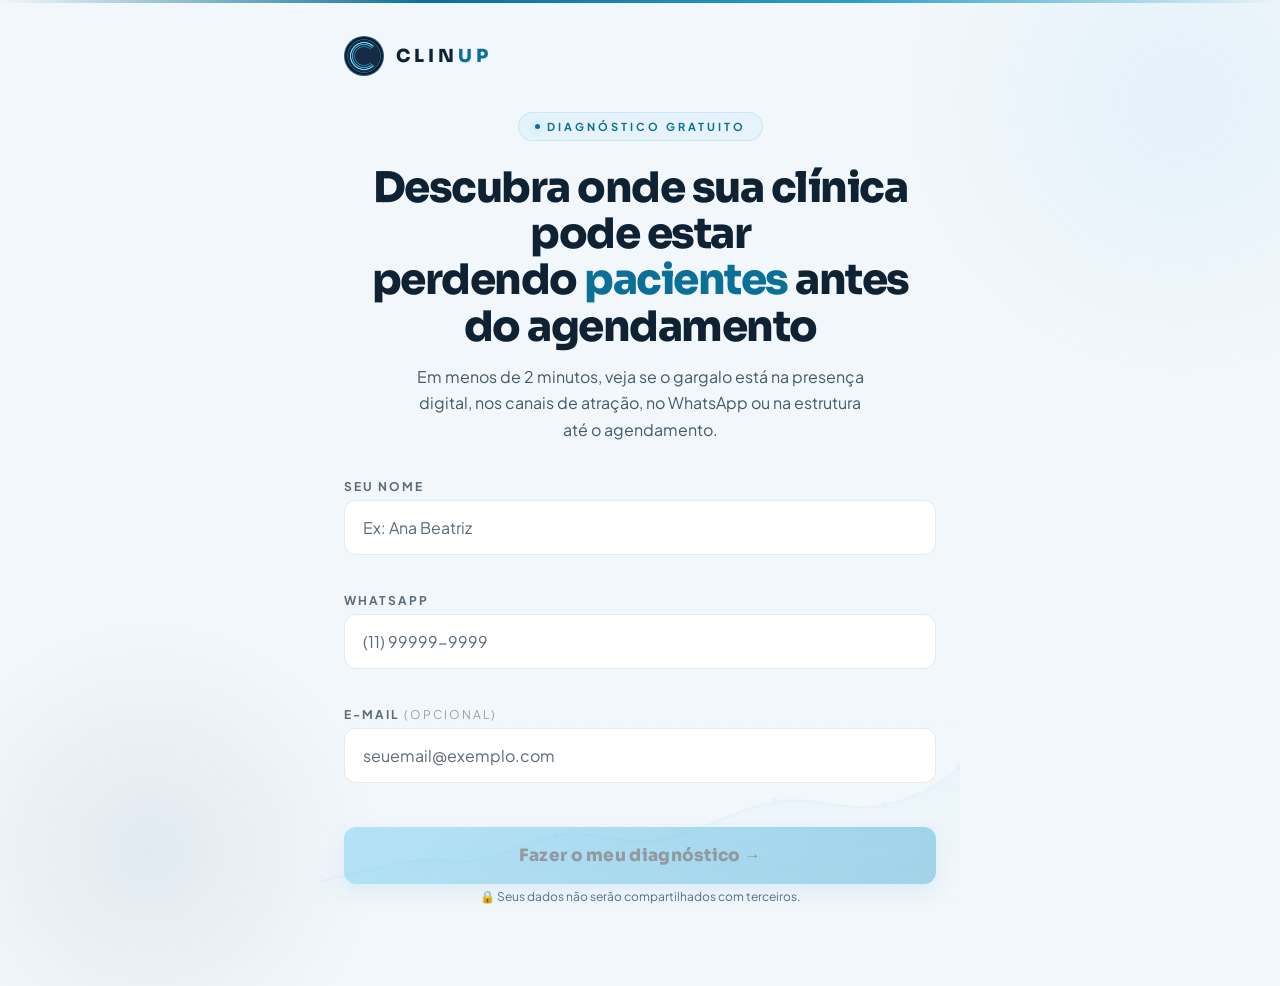
<file: index.html>
<!DOCTYPE html>
<html lang="pt-BR">
<head>
<meta charset="UTF-8">
<meta name="viewport" content="width=device-width, initial-scale=1, viewport-fit=cover">
<title>Diagnóstico Gratuito — CLINUP</title>
<link href="https://fonts.googleapis.com/css2?family=Sora:wght@400;600;700;800&family=Plus+Jakarta+Sans:wght@300;400;500;600&display=swap" rel="stylesheet">
<link rel="stylesheet" href="assets/css/main.css">
</head>

<body>

<div class="top-stripe"></div>

<header>
  <img src="assets/images/logo.png" alt="CLINUP" style="width:40px;height:40px;border-radius:50%;object-fit:contain;border:1.5px solid rgba(91,196,240,0.35);background:#0A1E30;padding:2px;">
  <div class="logo-text">CLIN<em>UP</em></div>
</header>

<main>

  <!-- LEAD FORM -->
  <div class="lead-screen" id="leadScreen">

    <!-- Mobile background chart -->
    <div class="chart-bg-mobile" style="position:absolute;bottom:-20px;left:50%;transform:translateX(-50%);width:115%;max-width:640px;opacity:0.07;pointer-events:none;z-index:0;">
      <svg viewBox="0 0 640 260" xmlns="http://www.w3.org/2000/svg" style="width:100%;display:block;">
        <defs>
          <linearGradient id="mGrad" x1="0" y1="0" x2="0" y2="1">
            <stop offset="0%" stop-color="#5BC4F0" stop-opacity="0.55"/>
            <stop offset="100%" stop-color="#5BC4F0" stop-opacity="0"/>
          </linearGradient>
        </defs>
        <line x1="0" y1="210" x2="640" y2="210" stroke="#5BC4F0" stroke-width="0.8" stroke-dasharray="3 9"/>
        <line x1="0" y1="160" x2="640" y2="160" stroke="#5BC4F0" stroke-width="0.8" stroke-dasharray="3 9"/>
        <line x1="0" y1="110" x2="640" y2="110" stroke="#5BC4F0" stroke-width="0.8" stroke-dasharray="3 9"/>
        <line x1="0" y1="60"  x2="640" y2="60"  stroke="#5BC4F0" stroke-width="0.8" stroke-dasharray="3 9"/>
        <path d="M0 215 C50 205 90 190 130 195 C170 200 195 178 235 170 C275 162 305 182 345 173 C385 164 415 143 455 136 C495 129 525 148 565 139 C605 130 635 108 640 100 L640 250 L0 250 Z" fill="url(#mGrad)"/>
        <path d="M0 215 C50 205 90 190 130 195 C170 200 195 178 235 170 C275 162 305 182 345 173 C385 164 415 143 455 136 C495 129 525 148 565 139 C605 130 635 108 640 100" fill="none" stroke="#5BC4F0" stroke-width="2.2" stroke-linecap="round" stroke-linejoin="round"/>
        <circle cx="130" cy="195" r="3.5" fill="#5BC4F0"/>
        <circle cx="235" cy="170" r="3.5" fill="#5BC4F0"/>
        <circle cx="345" cy="173" r="3"   fill="#5BC4F0" opacity="0.7"/>
        <circle cx="455" cy="136" r="4"   fill="#5BC4F0"/>
        <circle cx="565" cy="139" r="3.5" fill="#5BC4F0" opacity="0.7"/>
        <circle cx="640" cy="100" r="4.5" fill="#5BC4F0"/>
      </svg>
    </div>

    <div style="position:relative;z-index:1;text-align:center;">
      <div class="badge" style="margin-bottom:24px;">Diagnóstico gratuito</div>
      <h1 class="lead-headline">Descubra onde sua clínica pode estar<br>perdendo <em>pacientes</em> antes do agendamento</h1>
      <p class="lead-sub">Em menos de 2 minutos, veja se o gargalo está na presença digital, nos canais de atração, no WhatsApp ou na estrutura até o agendamento.</p>
    </div>

    <div style="position:relative;z-index:1;">
      <div class="lead-form">
        <div class="field-wrap">
          <label class="field-label" for="leadName">Seu nome</label>
          <input class="field-input" id="leadName" type="text" placeholder="Ex: Ana Beatriz" autocomplete="given-name" oninput="validateName(this)"/>
          <span class="field-error" id="errName"></span>
        </div>
        <div class="field-wrap">
          <label class="field-label" for="leadPhone">WhatsApp</label>
          <input class="field-input" id="leadPhone" type="tel" placeholder="(11) 99999-9999" autocomplete="tel" oninput="maskPhone(this)" maxlength="15"/>
          <span class="field-error" id="errPhone"></span>
        </div>
        <div class="field-wrap">
          <label class="field-label" for="leadEmail">E-mail <span style="font-weight:400;opacity:0.6;">(opcional)</span></label>
          <input class="field-input" id="leadEmail" type="email" placeholder="seuemail@exemplo.com" autocomplete="email" oninput="validateEmail(this)"/>
          <span class="field-error" id="errEmail"></span>
        </div>
      </div>

      <!-- Honeypot: campo invisível — bots preenchem, humanos não -->
      <input type="text" id="hp_field" name="website"
        style="position:absolute;left:-9999px;opacity:0;height:0;width:0;"
        tabindex="-1" autocomplete="off"/>

      <button class="btn-continue" id="btnContinue" onclick="goToIntro()">
        Fazer o meu diagnóstico →
      </button>
      <p class="lead-privacy">🔒 Seus dados não serão compartilhados com terceiros.</p>
    </div>
  </div>

  <!-- INTRO -->
  <div class="intro hidden" id="intro" style="position:relative;overflow:visible;display:none;">

    <!-- Subtle background chart -->
    <div style="position:absolute;bottom:-20px;left:50%;transform:translateX(-50%);width:115%;max-width:640px;opacity:0.07;pointer-events:none;z-index:0;">
      <svg viewBox="0 0 640 260" xmlns="http://www.w3.org/2000/svg" style="width:100%;display:block;">
        <defs>
          <linearGradient id="chartGrad" x1="0" y1="0" x2="0" y2="1">
            <stop offset="0%" stop-color="#5BC4F0" stop-opacity="0.55"/>
            <stop offset="85%" stop-color="#5BC4F0" stop-opacity="0"/>
          </linearGradient>
          <linearGradient id="chartGrad2" x1="0" y1="0" x2="0" y2="1">
            <stop offset="0%" stop-color="#2D9EC9" stop-opacity="0.3"/>
            <stop offset="100%" stop-color="#2D9EC9" stop-opacity="0"/>
          </linearGradient>
        </defs>
        <line x1="0" y1="210" x2="640" y2="210" stroke="#5BC4F0" stroke-width="0.8" stroke-dasharray="3 9"/>
        <line x1="0" y1="160" x2="640" y2="160" stroke="#5BC4F0" stroke-width="0.8" stroke-dasharray="3 9"/>
        <line x1="0" y1="110" x2="640" y2="110" stroke="#5BC4F0" stroke-width="0.8" stroke-dasharray="3 9"/>
        <line x1="0" y1="60" x2="640" y2="60" stroke="#5BC4F0" stroke-width="0.8" stroke-dasharray="3 9"/>
        <line x1="106" y1="20" x2="106" y2="230" stroke="#5BC4F0" stroke-width="0.6" stroke-dasharray="2 10"/>
        <line x1="213" y1="20" x2="213" y2="230" stroke="#5BC4F0" stroke-width="0.6" stroke-dasharray="2 10"/>
        <line x1="320" y1="20" x2="320" y2="230" stroke="#5BC4F0" stroke-width="0.6" stroke-dasharray="2 10"/>
        <line x1="426" y1="20" x2="426" y2="230" stroke="#5BC4F0" stroke-width="0.6" stroke-dasharray="2 10"/>
        <line x1="533" y1="20" x2="533" y2="230" stroke="#5BC4F0" stroke-width="0.6" stroke-dasharray="2 10"/>
        <path d="M0 200 C20 195 35 185 50 188 C65 192 75 175 90 170 C105 165 115 178 130 172
                 C145 166 155 148 170 152 C185 156 195 140 210 132 C225 124 235 142 250 135
                 C265 128 275 112 290 108 C305 104 315 118 330 110 C345 102 355 88 370 82
                 C385 76 395 90 410 84 C425 78 435 62 450 58 C465 54 475 68 490 60
                 C505 52 515 38 530 34 C545 30 558 44 575 36 L640 28"
          fill="none" stroke="#2D9EC9" stroke-width="1.2" stroke-linecap="round" stroke-linejoin="round" opacity="0.7"/>
        <path d="M0 215 C15 210 28 195 45 198 C62 202 72 182 88 175 C104 168 118 185 134 177
                 C150 169 162 150 178 155 C194 160 205 143 220 134 C235 125 248 145 263 136
                 C278 127 290 108 305 104 C320 100 333 116 348 107 C363 98 375 80 390 73
                 C405 66 418 82 433 75 C448 68 460 50 476 45 C492 40 504 56 520 47
                 C536 38 548 22 564 16 C572 13 584 20 600 12 L640 8
                 L640 240 L0 240 Z"
          fill="url(#chartGrad)"/>
        <path d="M0 215 C15 210 28 195 45 198 C62 202 72 182 88 175 C104 168 118 185 134 177
                 C150 169 162 150 178 155 C194 160 205 143 220 134 C235 125 248 145 263 136
                 C278 127 290 108 305 104 C320 100 333 116 348 107 C363 98 375 80 390 73
                 C405 66 418 82 433 75 C448 68 460 50 476 45 C492 40 504 56 520 47
                 C536 38 548 22 564 16 C572 13 584 20 600 12 L640 8"
          fill="none" stroke="#5BC4F0" stroke-width="2.5" stroke-linecap="round" stroke-linejoin="round"/>
        <circle cx="45" cy="198" r="3.5" fill="#5BC4F0"/>
        <circle cx="88" cy="175" r="3.5" fill="#5BC4F0"/>
        <circle cx="134" cy="177" r="3" fill="#5BC4F0" opacity="0.7"/>
        <circle cx="178" cy="155" r="3.5" fill="#5BC4F0"/>
        <circle cx="220" cy="134" r="3.5" fill="#5BC4F0"/>
        <circle cx="263" cy="136" r="3" fill="#5BC4F0" opacity="0.7"/>
        <circle cx="305" cy="104" r="3.5" fill="#5BC4F0"/>
        <circle cx="348" cy="107" r="3" fill="#5BC4F0" opacity="0.7"/>
        <circle cx="390" cy="73" r="4" fill="#5BC4F0"/>
        <circle cx="433" cy="75" r="3" fill="#5BC4F0" opacity="0.7"/>
        <circle cx="476" cy="45" r="4" fill="#5BC4F0"/>
        <circle cx="520" cy="47" r="3" fill="#5BC4F0" opacity="0.7"/>
        <circle cx="564" cy="16" r="4.5" fill="#5BC4F0"/>
        <rect x="60" y="195" width="12" height="15" fill="#5BC4F0" opacity="0.3" rx="2"/>
        <rect x="166" y="178" width="12" height="32" fill="#5BC4F0" opacity="0.3" rx="2"/>
        <rect x="272" y="155" width="12" height="55" fill="#5BC4F0" opacity="0.3" rx="2"/>
        <rect x="378" y="128" width="12" height="82" fill="#5BC4F0" opacity="0.3" rx="2"/>
        <rect x="484" y="98" width="12" height="112" fill="#5BC4F0" opacity="0.3" rx="2"/>
        <rect x="590" y="60" width="12" height="150" fill="#5BC4F0" opacity="0.3" rx="2"/>
      </svg>
    </div>

    <div style="position:relative;z-index:1;">
    <div class="badge">Diagnóstico gratuito</div>
    <h1>Pronto. Agora responda 5 perguntas rápidas<br>para revelar <em>seu diagnóstico</em>.</h1>
    <p>Responda com sinceridade. Quanto mais preciso, mais útil será o resultado. <strong>Leva menos de 2 minutos.</strong></p>
    <div class="intro-meta">
      <div class="meta-item"><span class="dot"></span>Menos de 2 minutos</div>
      <div class="meta-item"><span class="dot"></span>100% gratuito</div>
      <div class="meta-item"><span class="dot"></span>Resultado na hora</div>
    </div>
    <button class="btn-start" onclick="startQuiz()">Começar diagnóstico →</button>
    </div>
  </div>

  <!-- PROGRESS -->
  <div class="progress-wrap" id="progressWrap">
    <div class="progress-label">
      <span>Pergunta <span id="progressNum">1</span> de <span id="progressTotal">5</span></span>
      <span id="progressPct">0%</span>
    </div>
    <div class="progress-track">
      <div class="progress-fill" id="progressFill" style="width:0%"></div>
    </div>
  </div>

  <!-- Q1 -->
  <div class="question-screen" id="q1">
    <div class="q-card">
      <div class="q-number">Pergunta 01 / 05</div>
      <div class="q-text">A clínica tem site ou página de apresentação hoje?</div>
      <div class="q-hint">Não conta só ter perfil no Instagram.</div>
      <div class="options" id="opts1">
        <button class="opt" data-score="0" onclick="selectOpt(1, 0, this)"><div class="opt-icon">✅</div>Sim, temos um site</button>
        <button class="opt" data-score="2" onclick="selectOpt(1, 2, this)"><div class="opt-icon">⚠️</div>Temos, mas é fraco ou desatualizado</button>
        <button class="opt" data-score="3" onclick="selectOpt(1, 3, this)"><div class="opt-icon">❌</div>Não temos nada</button>
      </div>
    </div>
    <div class="nav-btns">
      <button class="btn-next" id="next1" onclick="goNext(1)">Próxima →</button>
    </div>
  </div>

  <!-- Q2 -->
  <div class="question-screen" id="q2">
    <div class="q-card">
      <div class="q-number">Pergunta 02 / 05</div>
      <div class="q-text">Como a maioria dos pacientes novos chega até a clínica hoje?</div>
      <div class="q-hint">Escolhe o canal que mais traz resultado hoje.</div>
      <div class="options" id="opts2">
        <button class="opt" data-score="2" onclick="selectOpt(2, 2, this)"><div class="opt-icon">🗣️</div>Indicação de outros pacientes</button>
        <button class="opt" data-score="1" onclick="selectOpt(2, 1, this)"><div class="opt-icon">📱</div>Redes sociais (Instagram, TikTok)</button>
        <button class="opt" data-score="1" onclick="selectOpt(2, 1, this)"><div class="opt-icon">🔍</div>Google (busca orgânica ou Maps)</button>
        <button class="opt" data-score="1" onclick="selectOpt(2, 1, this)"><div class="opt-icon">🎯</div>Anúncios pagos (Meta ou Google Ads)</button>
        <button class="opt" data-score="0" onclick="selectOpt(2, 0, this)"><div class="opt-icon">🔀</div>Chegam por vários canais</button>
      </div>
    </div>
    <div class="nav-btns">
      <button class="btn-back" onclick="goBack(2)">← Voltar</button>
      <button class="btn-next" id="next2" onclick="goNext(2)">Próxima →</button>
    </div>
  </div>

  <!-- Q3 -->
  <div class="question-screen" id="q3">
    <div class="q-card">
      <div class="q-number">Pergunta 03 / 05</div>
      <div class="q-text">Quando alguém pergunta sobre um procedimento no WhatsApp, costuma agendar ou sumir?</div>
      <div class="q-hint">Seja honesto, isso é importante pro diagnóstico.</div>
      <div class="options" id="opts3">
        <button class="opt" data-score="0" onclick="selectOpt(3, 0, this)"><div class="opt-icon">💪</div>A maioria agenda</button>
        <button class="opt" data-score="2" onclick="selectOpt(3, 2, this)"><div class="opt-icon">👻</div>Muita gente some sem responder</button>
        <button class="opt" data-score="1" onclick="selectOpt(3, 1, this)"><div class="opt-icon">🤷</div>Mais ou menos metade</button>
      </div>
    </div>
    <div class="nav-btns">
      <button class="btn-back" onclick="goBack(3)">← Voltar</button>
      <button class="btn-next" id="next3" onclick="goNext(3)">Próxima →</button>
    </div>
  </div>

  <!-- Q4 -->
  <div class="question-screen" id="q4">
    <div class="q-card">
      <div class="q-number">Pergunta 04 / 05</div>
      <div class="q-text">Quando você pensa em melhorar a estrutura da clínica, qual é o seu momento?</div>
      <div class="q-hint">Isso ajuda a entender o tipo de apoio que faz mais sentido pra você agora.</div>
      <div class="options" id="opts4">
        <button class="opt" data-score="0" onclick="selectOpt(4, 0, this)"><div class="opt-icon">⚡</div>Preciso resolver logo — estou perdendo pacientes</button>
        <button class="opt" data-score="1" onclick="selectOpt(4, 1, this)"><div class="opt-icon">📅</div>Quero melhorar nos próximos 2 a 3 meses</button>
        <button class="opt" data-score="2" onclick="selectOpt(4, 2, this)"><div class="opt-icon">🔍</div>Ainda estou avaliando se preciso de ajuda</button>
      </div>
    </div>
    <div class="nav-btns">
      <button class="btn-back" onclick="goBack(4)">← Voltar</button>
      <button class="btn-next" id="next4" onclick="goNext(4)">Próxima →</button>
    </div>
  </div>

  <!-- Q5 -->
  <div class="question-screen" id="q5">
    <div class="q-card">
      <div class="q-number">Pergunta 05 / 05</div>
      <div class="q-text">Qual é o faturamento mensal aproximado da clínica hoje?</div>
      <div class="q-hint">Não precisa ser exato. Isso ajuda a adaptar melhor a recomendação.</div>
      <div class="options" id="opts5">
        <button class="opt" data-score="3" onclick="selectOpt(5, 3, this)"><div class="opt-icon">🌱</div>Até R$ 5.000</button>
        <button class="opt" data-score="2" onclick="selectOpt(5, 2, this)"><div class="opt-icon">📈</div>Entre R$ 5.000 e R$ 15.000</button>
        <button class="opt" data-score="1" onclick="selectOpt(5, 1, this)"><div class="opt-icon">💰</div>Entre R$ 15.000 e R$ 40.000</button>
        <button class="opt" data-score="0" onclick="selectOpt(5, 0, this)"><div class="opt-icon">🏆</div>Acima de R$ 40.000</button>
        <button class="opt" data-score="0" onclick="selectOpt(5, 0, this)"><div class="opt-icon">🤐</div>Prefiro não informar</button>
      </div>
    </div>
    <div class="nav-btns">
      <button class="btn-back" onclick="goBack(5)">← Voltar</button>
      <button class="btn-next" id="next5" onclick="showResult()">Ver meu diagnóstico →</button>
    </div>
  </div>

  <!-- RESULTADO -->
  <div class="result-screen" id="result"></div>

</main>

<script src="assets/js/config.js"></script>
<script src="assets/js/utils.js"></script>
<script src="assets/js/api.js"></script>
<script src="assets/js/state.js"></script>
<script src="assets/js/form.js"></script>
<script src="assets/js/quiz.js"></script>
<script src="assets/js/results.js"></script>
<script src="assets/js/main.js"></script>

</body>
</html>
</file>
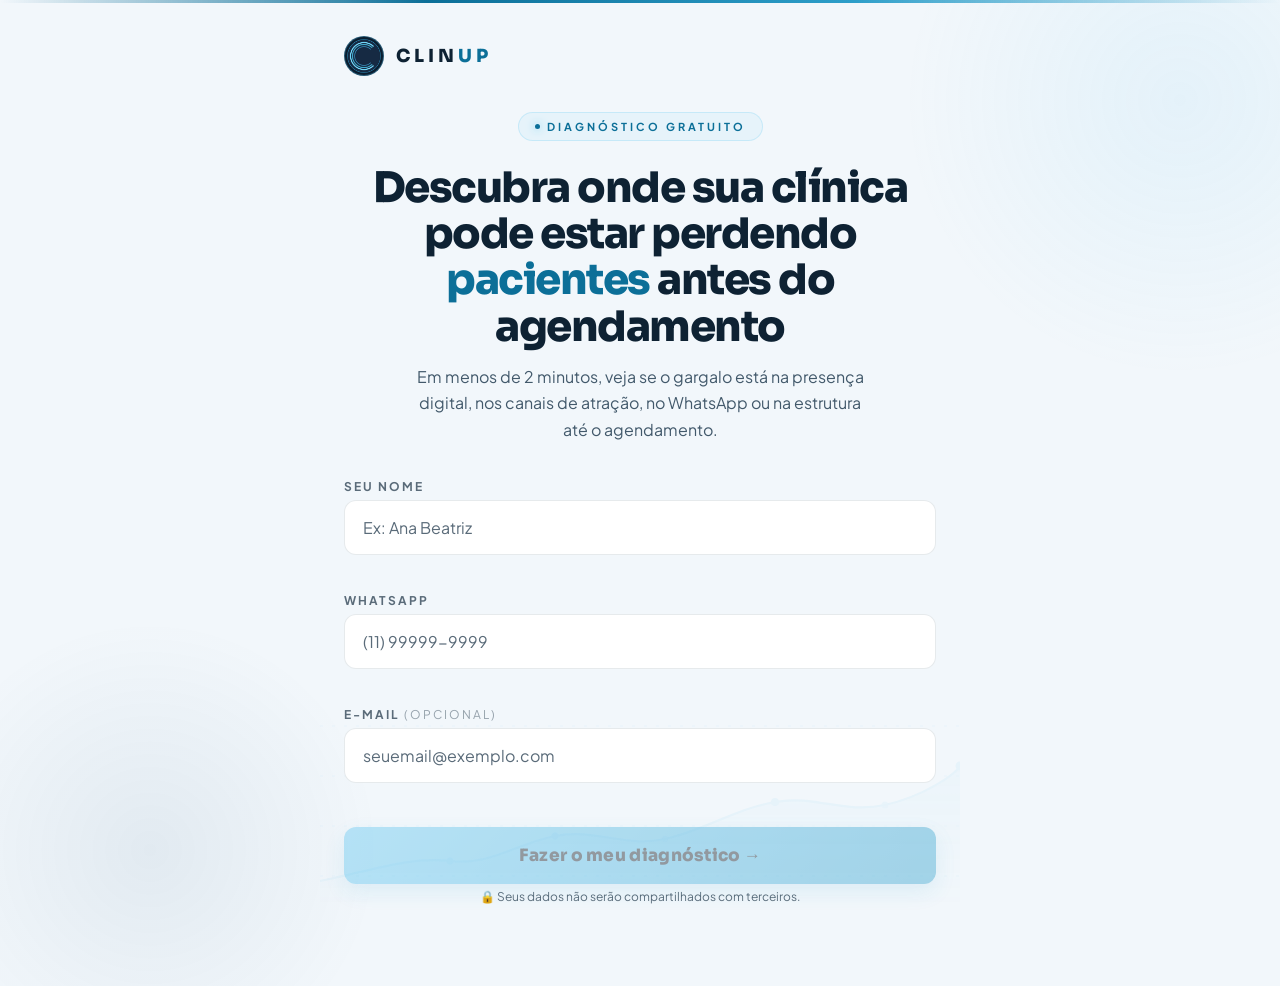
<file: diagnostico-clinup-main/public/index.html>
<!DOCTYPE html>
<html lang="pt-BR">
<head>
<meta charset="UTF-8">
<meta name="viewport" content="width=device-width, initial-scale=1, viewport-fit=cover">
<title>Diagnóstico Gratuito — CLINUP</title>
<link href="https://fonts.googleapis.com/css2?family=Sora:wght@400;600;700;800&family=Plus+Jakarta+Sans:wght@300;400;500;600&display=swap" rel="stylesheet">
<link rel="stylesheet" href="assets/css/main.css">
</head>

<body>

<div class="top-stripe"></div>

<header>
  <img src="assets/images/logo.png" alt="CLINUP" style="width:40px;height:40px;border-radius:50%;object-fit:contain;border:1.5px solid rgba(91,196,240,0.35);background:#0A1E30;padding:2px;">
  <div class="logo-text">CLIN<em>UP</em></div>
</header>

<main>

  <!-- LEAD FORM -->
  <div class="lead-screen" id="leadScreen">

    <!-- Mobile background chart -->
    <div class="chart-bg-mobile" style="position:absolute;bottom:-20px;left:50%;transform:translateX(-50%);width:115%;max-width:640px;opacity:0.07;pointer-events:none;z-index:0;">
      <svg viewBox="0 0 640 260" xmlns="http://www.w3.org/2000/svg" style="width:100%;display:block;">
        <defs>
          <linearGradient id="mGrad" x1="0" y1="0" x2="0" y2="1">
            <stop offset="0%" stop-color="#5BC4F0" stop-opacity="0.55"/>
            <stop offset="100%" stop-color="#5BC4F0" stop-opacity="0"/>
          </linearGradient>
        </defs>
        <line x1="0" y1="210" x2="640" y2="210" stroke="#5BC4F0" stroke-width="0.8" stroke-dasharray="3 9"/>
        <line x1="0" y1="160" x2="640" y2="160" stroke="#5BC4F0" stroke-width="0.8" stroke-dasharray="3 9"/>
        <line x1="0" y1="110" x2="640" y2="110" stroke="#5BC4F0" stroke-width="0.8" stroke-dasharray="3 9"/>
        <line x1="0" y1="60"  x2="640" y2="60"  stroke="#5BC4F0" stroke-width="0.8" stroke-dasharray="3 9"/>
        <path d="M0 215 C50 205 90 190 130 195 C170 200 195 178 235 170 C275 162 305 182 345 173 C385 164 415 143 455 136 C495 129 525 148 565 139 C605 130 635 108 640 100 L640 250 L0 250 Z" fill="url(#mGrad)"/>
        <path d="M0 215 C50 205 90 190 130 195 C170 200 195 178 235 170 C275 162 305 182 345 173 C385 164 415 143 455 136 C495 129 525 148 565 139 C605 130 635 108 640 100" fill="none" stroke="#5BC4F0" stroke-width="2.2" stroke-linecap="round" stroke-linejoin="round"/>
        <circle cx="130" cy="195" r="3.5" fill="#5BC4F0"/>
        <circle cx="235" cy="170" r="3.5" fill="#5BC4F0"/>
        <circle cx="345" cy="173" r="3"   fill="#5BC4F0" opacity="0.7"/>
        <circle cx="455" cy="136" r="4"   fill="#5BC4F0"/>
        <circle cx="565" cy="139" r="3.5" fill="#5BC4F0" opacity="0.7"/>
        <circle cx="640" cy="100" r="4.5" fill="#5BC4F0"/>
      </svg>
    </div>

    <div style="position:relative;z-index:1;text-align:center;">
      <div class="badge" style="margin-bottom:24px;">Diagnóstico gratuito</div>
      <h1 class="lead-headline">Descubra onde sua clínica pode estar perdendo <em>pacientes</em> antes do agendamento</h1>
      <p class="lead-sub">Em menos de 2 minutos, veja se o gargalo está na presença digital, nos canais de atração, no WhatsApp ou na estrutura até o agendamento.</p>
    </div>

    <div style="position:relative;z-index:1;">
      <div class="lead-form">
        <div class="field-wrap">
          <label class="field-label" for="leadName">Seu nome</label>
          <input class="field-input" id="leadName" type="text" placeholder="Ex: Ana Beatriz" autocomplete="given-name" oninput="validateName(this)"/>
          <span class="field-error" id="errName"></span>
        </div>
        <div class="field-wrap">
          <label class="field-label" for="leadPhone">WhatsApp</label>
          <input class="field-input" id="leadPhone" type="tel" placeholder="(11) 99999-9999" autocomplete="tel" oninput="maskPhone(this)" maxlength="15"/>
          <span class="field-error" id="errPhone"></span>
        </div>
        <div class="field-wrap">
          <label class="field-label" for="leadEmail">E-mail <span style="font-weight:400;opacity:0.6;">(opcional)</span></label>
          <input class="field-input" id="leadEmail" type="email" placeholder="seuemail@exemplo.com" autocomplete="email" oninput="validateEmail(this)"/>
          <span class="field-error" id="errEmail"></span>
        </div>
      </div>

      <!-- Honeypot: campo invisível — bots preenchem, humanos não -->
      <input type="text" id="hp_field" name="website"
        style="position:absolute;left:-9999px;opacity:0;height:0;width:0;"
        tabindex="-1" autocomplete="off"/>

      <button class="btn-continue" id="btnContinue" onclick="goToIntro()">
        Fazer o meu diagnóstico →
      </button>
      <p class="lead-privacy">🔒 Seus dados não serão compartilhados com terceiros.</p>
    </div>
  </div>

  <!-- INTRO -->
  <div class="intro hidden" id="intro" style="position:relative;overflow:visible;display:none;">

    <!-- Subtle background chart -->
    <div style="position:absolute;bottom:-20px;left:50%;transform:translateX(-50%);width:115%;max-width:640px;opacity:0.07;pointer-events:none;z-index:0;">
      <svg viewBox="0 0 640 260" xmlns="http://www.w3.org/2000/svg" style="width:100%;display:block;">
        <defs>
          <linearGradient id="chartGrad" x1="0" y1="0" x2="0" y2="1">
            <stop offset="0%" stop-color="#5BC4F0" stop-opacity="0.55"/>
            <stop offset="85%" stop-color="#5BC4F0" stop-opacity="0"/>
          </linearGradient>
          <linearGradient id="chartGrad2" x1="0" y1="0" x2="0" y2="1">
            <stop offset="0%" stop-color="#2D9EC9" stop-opacity="0.3"/>
            <stop offset="100%" stop-color="#2D9EC9" stop-opacity="0"/>
          </linearGradient>
        </defs>
        <line x1="0" y1="210" x2="640" y2="210" stroke="#5BC4F0" stroke-width="0.8" stroke-dasharray="3 9"/>
        <line x1="0" y1="160" x2="640" y2="160" stroke="#5BC4F0" stroke-width="0.8" stroke-dasharray="3 9"/>
        <line x1="0" y1="110" x2="640" y2="110" stroke="#5BC4F0" stroke-width="0.8" stroke-dasharray="3 9"/>
        <line x1="0" y1="60" x2="640" y2="60" stroke="#5BC4F0" stroke-width="0.8" stroke-dasharray="3 9"/>
        <line x1="106" y1="20" x2="106" y2="230" stroke="#5BC4F0" stroke-width="0.6" stroke-dasharray="2 10"/>
        <line x1="213" y1="20" x2="213" y2="230" stroke="#5BC4F0" stroke-width="0.6" stroke-dasharray="2 10"/>
        <line x1="320" y1="20" x2="320" y2="230" stroke="#5BC4F0" stroke-width="0.6" stroke-dasharray="2 10"/>
        <line x1="426" y1="20" x2="426" y2="230" stroke="#5BC4F0" stroke-width="0.6" stroke-dasharray="2 10"/>
        <line x1="533" y1="20" x2="533" y2="230" stroke="#5BC4F0" stroke-width="0.6" stroke-dasharray="2 10"/>
        <path d="M0 200 C20 195 35 185 50 188 C65 192 75 175 90 170 C105 165 115 178 130 172
                 C145 166 155 148 170 152 C185 156 195 140 210 132 C225 124 235 142 250 135
                 C265 128 275 112 290 108 C305 104 315 118 330 110 C345 102 355 88 370 82
                 C385 76 395 90 410 84 C425 78 435 62 450 58 C465 54 475 68 490 60
                 C505 52 515 38 530 34 C545 30 558 44 575 36 L640 28"
          fill="none" stroke="#2D9EC9" stroke-width="1.2" stroke-linecap="round" stroke-linejoin="round" opacity="0.7"/>
        <path d="M0 215 C15 210 28 195 45 198 C62 202 72 182 88 175 C104 168 118 185 134 177
                 C150 169 162 150 178 155 C194 160 205 143 220 134 C235 125 248 145 263 136
                 C278 127 290 108 305 104 C320 100 333 116 348 107 C363 98 375 80 390 73
                 C405 66 418 82 433 75 C448 68 460 50 476 45 C492 40 504 56 520 47
                 C536 38 548 22 564 16 C572 13 584 20 600 12 L640 8
                 L640 240 L0 240 Z"
          fill="url(#chartGrad)"/>
        <path d="M0 215 C15 210 28 195 45 198 C62 202 72 182 88 175 C104 168 118 185 134 177
                 C150 169 162 150 178 155 C194 160 205 143 220 134 C235 125 248 145 263 136
                 C278 127 290 108 305 104 C320 100 333 116 348 107 C363 98 375 80 390 73
                 C405 66 418 82 433 75 C448 68 460 50 476 45 C492 40 504 56 520 47
                 C536 38 548 22 564 16 C572 13 584 20 600 12 L640 8"
          fill="none" stroke="#5BC4F0" stroke-width="2.5" stroke-linecap="round" stroke-linejoin="round"/>
        <circle cx="45" cy="198" r="3.5" fill="#5BC4F0"/>
        <circle cx="88" cy="175" r="3.5" fill="#5BC4F0"/>
        <circle cx="134" cy="177" r="3" fill="#5BC4F0" opacity="0.7"/>
        <circle cx="178" cy="155" r="3.5" fill="#5BC4F0"/>
        <circle cx="220" cy="134" r="3.5" fill="#5BC4F0"/>
        <circle cx="263" cy="136" r="3" fill="#5BC4F0" opacity="0.7"/>
        <circle cx="305" cy="104" r="3.5" fill="#5BC4F0"/>
        <circle cx="348" cy="107" r="3" fill="#5BC4F0" opacity="0.7"/>
        <circle cx="390" cy="73" r="4" fill="#5BC4F0"/>
        <circle cx="433" cy="75" r="3" fill="#5BC4F0" opacity="0.7"/>
        <circle cx="476" cy="45" r="4" fill="#5BC4F0"/>
        <circle cx="520" cy="47" r="3" fill="#5BC4F0" opacity="0.7"/>
        <circle cx="564" cy="16" r="4.5" fill="#5BC4F0"/>
        <rect x="60" y="195" width="12" height="15" fill="#5BC4F0" opacity="0.3" rx="2"/>
        <rect x="166" y="178" width="12" height="32" fill="#5BC4F0" opacity="0.3" rx="2"/>
        <rect x="272" y="155" width="12" height="55" fill="#5BC4F0" opacity="0.3" rx="2"/>
        <rect x="378" y="128" width="12" height="82" fill="#5BC4F0" opacity="0.3" rx="2"/>
        <rect x="484" y="98" width="12" height="112" fill="#5BC4F0" opacity="0.3" rx="2"/>
        <rect x="590" y="60" width="12" height="150" fill="#5BC4F0" opacity="0.3" rx="2"/>
      </svg>
    </div>

    <div style="position:relative;z-index:1;">
    <div class="badge">Diagnóstico gratuito</div>
    <h1>Pronto. Agora responda 5 perguntas rápidas para revelar <em>seu diagnóstico</em>.</h1>
    <p>Responda com sinceridade. Quanto mais preciso, mais útil será o resultado. <strong>Leva menos de 2 minutos.</strong></p>
    <div class="intro-meta">
      <div class="meta-item"><span class="dot"></span>Menos de 2 minutos</div>
      <div class="meta-item"><span class="dot"></span>100% gratuito</div>
      <div class="meta-item"><span class="dot"></span>Resultado na hora</div>
    </div>
    <button class="btn-start" onclick="startQuiz()">Começar diagnóstico →</button>
    </div>
  </div>

  <!-- PROGRESS -->
  <div class="progress-wrap" id="progressWrap">
    <div class="progress-label">
      <span>Pergunta <span id="progressNum">1</span> de <span id="progressTotal">5</span></span>
      <span id="progressPct">0%</span>
    </div>
    <div class="progress-track">
      <div class="progress-fill" id="progressFill" style="width:0%"></div>
    </div>
  </div>

  <!-- Q1 -->
  <div class="question-screen" id="q1">
    <div class="q-card">
      <div class="q-number">Pergunta 01 / 05</div>
      <div class="q-text">A clínica tem site ou página de apresentação hoje?</div>
      <div class="q-hint">Não conta só ter perfil no Instagram.</div>
      <div class="options" id="opts1">
        <button class="opt" data-score="0" onclick="selectOpt(1, 0, this)"><div class="opt-icon">✅</div>Sim, temos um site</button>
        <button class="opt" data-score="2" onclick="selectOpt(1, 2, this)"><div class="opt-icon">⚠️</div>Temos, mas é fraco ou desatualizado</button>
        <button class="opt" data-score="3" onclick="selectOpt(1, 3, this)"><div class="opt-icon">❌</div>Não temos nada</button>
      </div>
    </div>
    <div class="nav-btns">
      <button class="btn-next" id="next1" onclick="goNext(1)">Próxima →</button>
    </div>
  </div>

  <!-- Q2 -->
  <div class="question-screen" id="q2">
    <div class="q-card">
      <div class="q-number">Pergunta 02 / 05</div>
      <div class="q-text">Como a maioria dos pacientes novos chega até a clínica hoje?</div>
      <div class="q-hint">Escolhe o canal que mais traz resultado hoje.</div>
      <div class="options" id="opts2">
        <button class="opt" data-score="2" onclick="selectOpt(2, 2, this)"><div class="opt-icon">🗣️</div>Indicação de outros pacientes</button>
        <button class="opt" data-score="1" onclick="selectOpt(2, 1, this)"><div class="opt-icon">📱</div>Redes sociais (Instagram, TikTok)</button>
        <button class="opt" data-score="1" onclick="selectOpt(2, 1, this)"><div class="opt-icon">🔍</div>Google (busca orgânica ou Maps)</button>
        <button class="opt" data-score="1" onclick="selectOpt(2, 1, this)"><div class="opt-icon">🎯</div>Anúncios pagos (Meta ou Google Ads)</button>
        <button class="opt" data-score="0" onclick="selectOpt(2, 0, this)"><div class="opt-icon">🔀</div>Chegam por vários canais</button>
      </div>
    </div>
    <div class="nav-btns">
      <button class="btn-back" onclick="goBack(2)">← Voltar</button>
      <button class="btn-next" id="next2" onclick="goNext(2)">Próxima →</button>
    </div>
  </div>

  <!-- Q3 -->
  <div class="question-screen" id="q3">
    <div class="q-card">
      <div class="q-number">Pergunta 03 / 05</div>
      <div class="q-text">Quando alguém pergunta sobre um procedimento no WhatsApp, costuma agendar ou sumir?</div>
      <div class="q-hint">Seja honesto, isso é importante pro diagnóstico.</div>
      <div class="options" id="opts3">
        <button class="opt" data-score="0" onclick="selectOpt(3, 0, this)"><div class="opt-icon">💪</div>A maioria agenda</button>
        <button class="opt" data-score="2" onclick="selectOpt(3, 2, this)"><div class="opt-icon">👻</div>Muita gente some sem responder</button>
        <button class="opt" data-score="1" onclick="selectOpt(3, 1, this)"><div class="opt-icon">🤷</div>Mais ou menos metade</button>
      </div>
    </div>
    <div class="nav-btns">
      <button class="btn-back" onclick="goBack(3)">← Voltar</button>
      <button class="btn-next" id="next3" onclick="goNext(3)">Próxima →</button>
    </div>
  </div>

  <!-- Q4 -->
  <div class="question-screen" id="q4">
    <div class="q-card">
      <div class="q-number">Pergunta 04 / 05</div>
      <div class="q-text">Quando você pensa em melhorar a estrutura da clínica, qual é o seu momento?</div>
      <div class="q-hint">Isso ajuda a entender o tipo de apoio que faz mais sentido pra você agora.</div>
      <div class="options" id="opts4">
        <button class="opt" data-score="0" onclick="selectOpt(4, 0, this)"><div class="opt-icon">⚡</div>Preciso resolver logo — estou perdendo pacientes</button>
        <button class="opt" data-score="1" onclick="selectOpt(4, 1, this)"><div class="opt-icon">📅</div>Quero melhorar nos próximos 2 a 3 meses</button>
        <button class="opt" data-score="2" onclick="selectOpt(4, 2, this)"><div class="opt-icon">🔍</div>Ainda estou avaliando se preciso de ajuda</button>
      </div>
    </div>
    <div class="nav-btns">
      <button class="btn-back" onclick="goBack(4)">← Voltar</button>
      <button class="btn-next" id="next4" onclick="goNext(4)">Próxima →</button>
    </div>
  </div>

  <!-- Q5 -->
  <div class="question-screen" id="q5">
    <div class="q-card">
      <div class="q-number">Pergunta 05 / 05</div>
      <div class="q-text">Qual é o faturamento mensal aproximado da clínica hoje?</div>
      <div class="q-hint">Não precisa ser exato. Isso ajuda a adaptar melhor a recomendação.</div>
      <div class="options" id="opts5">
        <button class="opt" data-score="3" onclick="selectOpt(5, 3, this)"><div class="opt-icon">🌱</div>Até R$ 5.000</button>
        <button class="opt" data-score="2" onclick="selectOpt(5, 2, this)"><div class="opt-icon">📈</div>Entre R$ 5.000 e R$ 15.000</button>
        <button class="opt" data-score="1" onclick="selectOpt(5, 1, this)"><div class="opt-icon">💰</div>Entre R$ 15.000 e R$ 40.000</button>
        <button class="opt" data-score="0" onclick="selectOpt(5, 0, this)"><div class="opt-icon">🏆</div>Acima de R$ 40.000</button>
        <button class="opt" data-score="0" onclick="selectOpt(5, 0, this)"><div class="opt-icon">🤐</div>Prefiro não informar</button>
      </div>
    </div>
    <div class="nav-btns">
      <button class="btn-back" onclick="goBack(5)">← Voltar</button>
      <button class="btn-next" id="next5" onclick="showResult()">Ver meu diagnóstico →</button>
    </div>
  </div>

  <!-- RESULTADO -->
  <div class="result-screen" id="result"></div>

</main>

<script src="assets/js/config.js"></script>
<script src="assets/js/utils.js"></script>
<script src="assets/js/api.js"></script>
<script src="assets/js/state.js"></script>
<script src="assets/js/form.js"></script>
<script src="assets/js/quiz.js"></script>
<script src="assets/js/results.js"></script>
<script src="assets/js/main.js"></script>

</body>
</html>
</file>
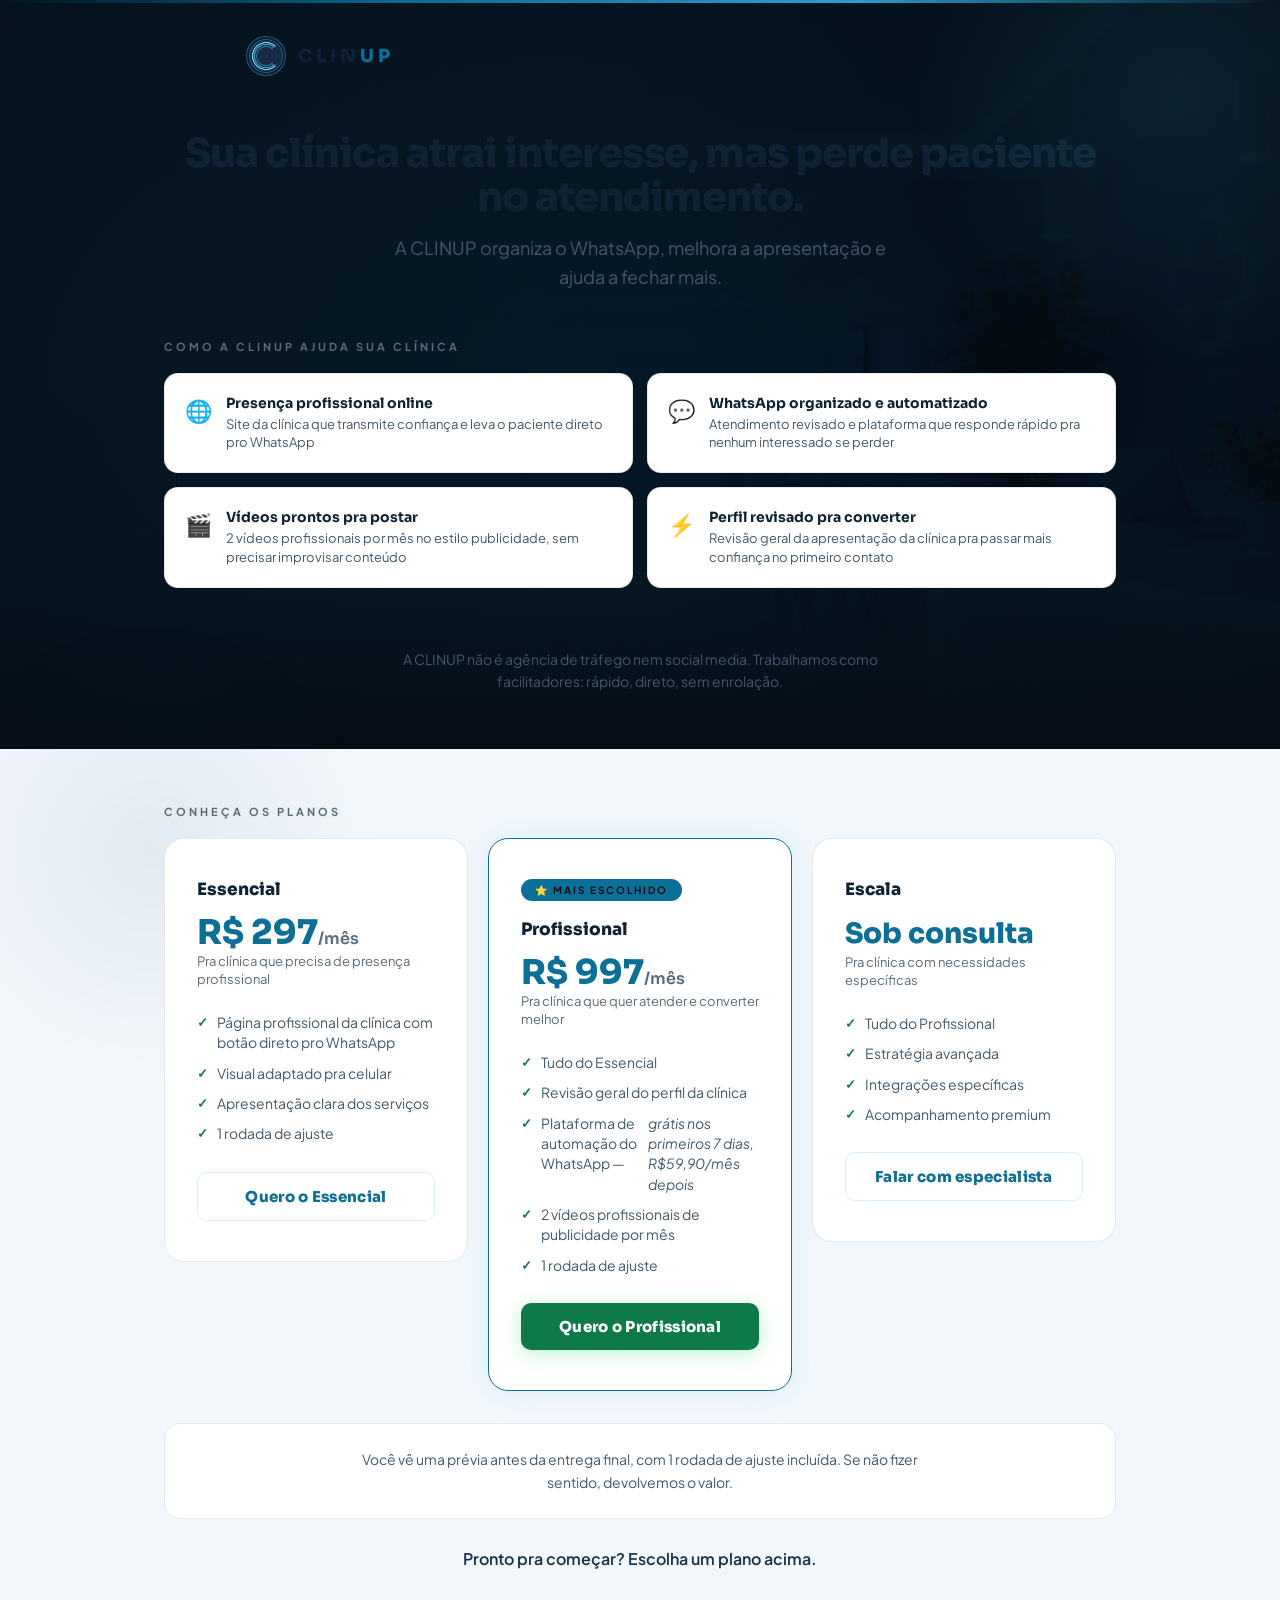
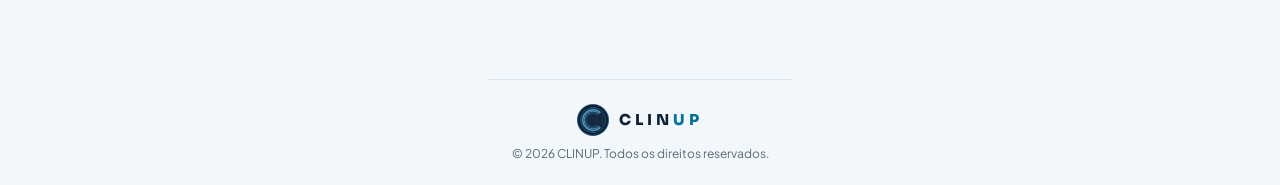
<file: planos.html>
<!DOCTYPE html>
<html lang="pt-BR">
<head>
<meta charset="UTF-8">
<meta name="viewport" content="width=device-width, initial-scale=1, viewport-fit=cover">
<title>Planos CLINUP — Estrutura digital-comercial para clínicas</title>
<meta name="description" content="Conheça os planos da CLINUP e escolha o caminho ideal para sua clínica.">
<link href="https://fonts.googleapis.com/css2?family=Sora:wght@400;600;700;800&family=Plus+Jakarta+Sans:wght@300;400;500;600&display=swap" rel="stylesheet">
<link rel="stylesheet" href="assets/css/main.css">
<style>
/* ── Layout da página de planos ── */
header.plans-header {
  justify-content: center;
  text-align: center;
}

.plans-page {
  width: 100%;
  max-width: 1000px;
  margin: 0 auto;
  padding: 56px 24px 80px;
}

/* ── Fundo de topo — imagem de clínica ── */
.plans-top-bg {
  width: 100%;
  overflow: hidden;
  background-image:
    linear-gradient(to bottom,
      rgba(6,13,21,0.76) 0%,
      rgba(6,13,21,0.76) 80%,
      rgba(6,13,21,1) 100%
    ),
    radial-gradient(ellipse at center, rgba(6,13,21,0) 10%, rgba(6,13,21,0.45) 100%),
    url('assets/images/fundo-top-para-site-da-clinup.jpeg');
  background-size: auto, auto, cover;
  background-position: 0 0, 0 0, center center;
  background-repeat: no-repeat;
  background-color: #060D15;
}
.plans-top-inner {
  width: 100%;
  max-width: 1000px;
  margin: 0 auto;
  padding: 0 24px;
}

/* ── Hero ── */
.plans-hero {
  text-align: center;
  padding: 56px 0 48px;
}
.plans-hero h1 {
  font-family: 'Sora', sans-serif;
  font-size: clamp(26px, 5vw, 40px);
  font-weight: 800;
  line-height: 1.1;
  letter-spacing: -1px;
  margin-bottom: 14px;
}
.plans-hero p {
  font-size: 18px;
  color: var(--body);
  max-width: 520px;
  margin: 0 auto;
  line-height: 1.6;
}

/* ── O que a CLINUP faz ── */
.plans-section-label {
  font-size: 11px;
  font-weight: 700;
  letter-spacing: 3px;
  text-transform: uppercase;
  color: var(--sub);
  margin-bottom: 20px;
}
.plans-features {
  display: grid;
  grid-template-columns: repeat(2, 1fr);
  gap: 14px;
  margin-bottom: 60px;
}
.feature-item {
  display: flex;
  align-items: flex-start;
  gap: 14px;
  background: var(--card);
  border: 1px solid var(--border);
  border-radius: 14px;
  padding: 20px;
}
.feature-icon {
  font-size: 22px;
  flex-shrink: 0;
  margin-top: 2px;
}
.feature-title {
  font-family: 'Sora', sans-serif;
  font-size: 14px;
  font-weight: 700;
  color: var(--white);
  margin-bottom: 3px;
}
.feature-desc {
  font-size: 13px;
  color: var(--body);
  line-height: 1.45;
}

/* ── Grid de planos ── */
.plans-grid {
  display: grid;
  grid-template-columns: repeat(3, 1fr);
  gap: 20px;
  margin-bottom: 32px;
  align-items: start;
}
.plan-card {
  background: var(--card);
  border: 1px solid var(--border);
  border-radius: 20px;
  padding: 40px 32px;
  display: flex;
  flex-direction: column;
  position: relative;
  transition: border-color 0.2s, box-shadow 0.2s;
}
.plan-card.plan-featured {
  border-color: var(--blue);
  box-shadow: 0 0 32px rgba(91,196,240,0.15);
}
.plan-badge {
  display: none;
  align-items: center;
  gap: 6px;
  padding: 5px 14px;
  background: var(--blue);
  border-radius: 100px;
  font-size: 10px;
  font-weight: 700;
  letter-spacing: 2px;
  text-transform: uppercase;
  color: #060D15;
  margin-bottom: 18px;
  width: fit-content;
}
.plan-name {
  font-family: 'Sora', sans-serif;
  font-size: 17px;
  font-weight: 800;
  color: var(--white);
  margin-bottom: 2px;
}
.plan-price {
  font-family: 'Sora', sans-serif;
  font-size: clamp(26px, 3.5vw, 34px);
  font-weight: 800;
  color: var(--blue);
  margin: 14px 0 2px;
  line-height: 1;
}
.plan-price-consult {
  font-family: 'Sora', sans-serif;
  font-size: clamp(22px, 3vw, 28px);
  font-weight: 800;
  color: var(--blue);
  margin: 14px 0 2px;
}
.plan-subtitle {
  font-size: 13px;
  color: var(--sub);
  margin-bottom: 24px;
  line-height: 1.4;
}
.plan-bullets {
  list-style: none;
  flex: 1;
  margin-bottom: 28px;
  display: flex;
  flex-direction: column;
  gap: 10px;
}
.plan-bullets li {
  display: flex;
  align-items: flex-start;
  gap: 9px;
  font-size: 14px;
  color: var(--body);
  line-height: 1.45;
}
.plan-bullets li::before {
  content: '✓';
  color: var(--green);
  font-weight: 700;
  flex-shrink: 0;
  font-size: 13px;
  margin-top: 1px;
}
.plan-btn {
  display: flex;
  align-items: center;
  justify-content: center;
  text-decoration: none;
  border-radius: 10px;
  padding: 14px 20px;
  font-family: 'Sora', sans-serif;
  font-size: 15px;
  font-weight: 800;
  cursor: pointer;
  transition: transform 0.15s, box-shadow 0.15s, border-color 0.15s, background 0.15s;
  letter-spacing: 0.3px;
  text-align: center;
  width: 100%;
}
.plan-btn-primary {
  background: var(--green);
  color: #fff;
  box-shadow: 0 4px 20px rgba(37,211,102,0.3);
}
.plan-btn-primary:hover {
  transform: translateY(-2px);
  box-shadow: 0 8px 28px rgba(37,211,102,0.45);
}
.plan-btn-secondary {
  background: transparent;
  border: 1.5px solid rgba(91,196,240,0.25);
  color: var(--blue);
}
.plan-btn-secondary:hover {
  border-color: var(--blue);
  background: rgba(91,196,240,0.06);
}

/* ── Garantia ── */
.plans-guarantee {
  text-align: center;
  padding: 24px 28px;
  background: var(--card);
  border: 1px solid var(--border);
  border-radius: 16px;
  margin-bottom: 28px;
}
.plans-guarantee p {
  font-size: 14px;
  color: var(--body);
  line-height: 1.65;
  max-width: 600px;
  margin: 0 auto;
}

/* ── Footer ── */
.plans-footer {
  text-align: center;
  padding: 24px 24px;
  border-top: 1px solid var(--border);
  display: flex;
  flex-direction: column;
  align-items: center;
  gap: 10px;
}
.plans-footer-brand {
  display: flex;
  align-items: center;
  gap: 10px;
}
.plans-footer p {
  font-size: 12px;
  color: var(--sub);
}

/* ── Responsivo ── */
@media (max-width: 768px) {
  .plans-grid {
    grid-template-columns: 1fr;
  }
  .plans-features {
    grid-template-columns: 1fr;
  }
}
@media (max-width: 480px) {
  .plan-card {
    padding: 28px 22px;
  }
  .plans-hero {
    padding: 40px 0 36px;
  }
}
</style>
</head>

<body>

<div class="plans-top-bg">
<div class="top-stripe"></div>

<header class="plans-header">
  <img src="assets/images/logo.png" alt="CLINUP" style="width:40px;height:40px;border-radius:50%;object-fit:contain;border:1.5px solid rgba(91,196,240,0.35);background:#0A1E30;padding:2px;">
  <div class="logo-text">CLIN<em>UP</em></div>
</header>

<div class="plans-top-inner">

  <!-- Seção 1 — Hero personalizado -->
  <section class="plans-hero">
    <h1 id="plans-h"></h1>
    <p id="plans-sub"></p>
  </section>

  <!-- Seção 2 — O que a CLINUP faz -->
  <p class="plans-section-label">Como a CLINUP ajuda sua clínica</p>
  <div class="plans-features">
    <div class="feature-item">
      <span class="feature-icon">🌐</span>
      <div>
        <div class="feature-title">Presença profissional online</div>
        <div class="feature-desc">Site da clínica que transmite confiança e leva o paciente direto pro WhatsApp</div>
      </div>
    </div>
    <div class="feature-item">
      <span class="feature-icon">💬</span>
      <div>
        <div class="feature-title">WhatsApp organizado e automatizado</div>
        <div class="feature-desc">Atendimento revisado e plataforma que responde rápido pra nenhum interessado se perder</div>
      </div>
    </div>
    <div class="feature-item">
      <span class="feature-icon">🎬</span>
      <div>
        <div class="feature-title">Vídeos prontos pra postar</div>
        <div class="feature-desc">2 vídeos profissionais por mês no estilo publicidade, sem precisar improvisar conteúdo</div>
      </div>
    </div>
    <div class="feature-item">
      <span class="feature-icon">⚡</span>
      <div>
        <div class="feature-title">Perfil revisado pra converter</div>
        <div class="feature-desc">Revisão geral da apresentação da clínica pra passar mais confiança no primeiro contato</div>
      </div>
    </div>
  </div>

  <p style="text-align:center;font-size:14px;color:var(--body);line-height:1.6;max-width:560px;margin:0 auto 0;padding-bottom:56px;">A CLINUP não é agência de tráfego nem social media. Trabalhamos como facilitadores: rápido, direto, sem enrolação.</p>

</div><!-- /.plans-top-inner -->
</div><!-- /.plans-top-bg -->

<main class="plans-page">

  <!-- Seção 3 — Cards de planos -->
  <p class="plans-section-label">Conheça os planos</p>
  <div class="plans-grid">

    <!-- Plano Essencial -->
    <div class="plan-card" id="card-essencial">
      <div class="plan-badge" id="badge-essencial">⭐ Mais escolhido</div>
      <div class="plan-name">Essencial</div>
      <div class="plan-price">R$ 297<span style="font-size:16px;font-weight:600;color:var(--sub)">/mês</span></div>
      <div class="plan-subtitle">Pra clínica que precisa de presença profissional</div>
      <ul class="plan-bullets">
        <li>Página profissional da clínica com botão direto pro WhatsApp</li>
        <li>Visual adaptado pra celular</li>
        <li>Apresentação clara dos serviços</li>
        <li>1 rodada de ajuste</li>
      </ul>
      <a class="plan-btn plan-btn-secondary"
         href="https://wa.me/5511951438583?text=Ol%C3%A1%2C%20fiz%20o%20diagn%C3%B3stico%20da%20CLINUP%20e%20escolho%20o%20Plano%20Essencial%20(R%24297%2Fm%C3%AAs)."
         target="_blank" rel="noopener noreferrer"
         aria-label="Contratar o Plano Essencial por R$ 297 por mês">
        Quero o Essencial
      </a>
    </div>

    <!-- Plano Profissional -->
    <div class="plan-card" id="card-profissional">
      <div class="plan-badge" id="badge-profissional">⭐ Mais escolhido</div>
      <div class="plan-name">Profissional</div>
      <div class="plan-price">R$ 997<span style="font-size:16px;font-weight:600;color:var(--sub)">/mês</span></div>
      <div class="plan-subtitle">Pra clínica que quer atender e converter melhor</div>
      <ul class="plan-bullets">
        <li>Tudo do Essencial</li>
        <li>Revisão geral do perfil da clínica</li>
        <li>Plataforma de automação do WhatsApp — <em>grátis nos primeiros 7 dias, R$59,90/mês depois</em></li>
        <li>2 vídeos profissionais de publicidade por mês</li>
        <li>1 rodada de ajuste</li>
      </ul>
      <a class="plan-btn plan-btn-secondary"
         href="https://wa.me/5511951438583?text=Ol%C3%A1%2C%20fiz%20o%20diagn%C3%B3stico%20da%20CLINUP%20e%20escolho%20o%20Plano%20Profissional%20(R%24997%2Fm%C3%AAs)."
         target="_blank" rel="noopener noreferrer"
         aria-label="Contratar o Plano Profissional por R$ 997 por mês">
        Quero o Profissional
      </a>
    </div>

    <!-- Plano Escala -->
    <div class="plan-card" id="card-escala">
      <div class="plan-badge" id="badge-escala">⭐ Mais escolhido</div>
      <div class="plan-name">Escala</div>
      <div class="plan-price-consult">Sob consulta</div>
      <div class="plan-subtitle">Pra clínica com necessidades específicas</div>
      <ul class="plan-bullets">
        <li>Tudo do Profissional</li>
        <li>Estratégia avançada</li>
        <li>Integrações específicas</li>
        <li>Acompanhamento premium</li>
      </ul>
      <a class="plan-btn plan-btn-secondary"
         href="https://wa.me/5511951438583?text=Ol%C3%A1%2C%20fiz%20o%20diagn%C3%B3stico%20da%20CLINUP%20e%20quero%20saber%20mais%20sobre%20o%20Plano%20Escala."
         target="_blank" rel="noopener noreferrer"
         aria-label="Falar com especialista sobre o Plano Escala">
        Falar com especialista
      </a>
    </div>

  </div>

  <!-- Seção 4 — Garantia -->
  <div class="plans-guarantee">
    <p>Você vê uma prévia antes da entrega final, com 1 rodada de ajuste incluída. Se não fizer sentido, devolvemos o valor.</p>
  </div>

  <p style="text-align:center;font-size:16px;font-weight:600;color:var(--off);line-height:1.5;max-width:400px;margin:0 auto 28px;">Pronto pra começar? Escolha um plano acima.</p>

</main>

<footer class="plans-footer">
  <div class="plans-footer-brand">
    <img src="assets/images/logo.png" alt="CLINUP" style="width:32px;height:32px;border-radius:50%;object-fit:contain;border:1.5px solid rgba(91,196,240,0.35);background:#0A1E30;padding:2px;">
    <div class="logo-text" style="font-size:15px;">CLIN<em>UP</em></div>
  </div>
  <p>© 2026 CLINUP. Todos os direitos reservados.</p>
</footer>

<script>
(function () {
  function getResultado() {
    var p = new URLSearchParams(window.location.search);
    var qs = p.get('resultado');
    if (qs === 'bom' || qs === 'mediano' || qs === 'critico') return qs;
    try {
      var saved = localStorage.getItem('clinup_lead');
      if (saved) {
        var map = { good: 'bom', moderate: 'mediano', critical: 'critico' };
        var mapped = map[JSON.parse(saved).resultado];
        if (mapped) return mapped;
      }
    } catch (e) {}
    return 'mediano';
  }

  var COPY = {
    bom: {
      h:     'Sua clínica já tem uma boa base. A CLINUP refina a apresentação e o atendimento pra você converter mais.',
      sub:   'Veja os planos abaixo.',
      badge: 'essencial'
    },
    mediano: {
      h:     'Sua clínica atrai interesse, mas perde paciente no atendimento.',
      sub:   'A CLINUP organiza o WhatsApp, melhora a apresentação e ajuda a fechar mais.',
      badge: 'profissional'
    },
    critico: {
      h:     'Sua clínica tem potencial, mas falta organização. A CLINUP cuida da apresentação, do WhatsApp e do atendimento pra você fechar mais.',
      sub:   'Veja os planos abaixo.',
      badge: 'profissional'
    }
  };

  var r = getResultado();
  var c = COPY[r];

  document.getElementById('plans-h').textContent   = c.h;
  document.getElementById('plans-sub').textContent = c.sub;

  // Esconde todos os badges, mostra o correto
  document.querySelectorAll('.plan-badge').forEach(function (b) {
    b.style.display = 'none';
  });
  document.getElementById('badge-' + c.badge).style.display = 'inline-flex';

  // Remove destaque de todos, aplica no correto
  document.querySelectorAll('.plan-card').forEach(function (card) {
    card.classList.remove('plan-featured');
    // botão do card sem destaque → secondary
    var btn = card.querySelector('.plan-btn');
    if (btn) {
      btn.classList.remove('plan-btn-primary');
      btn.classList.add('plan-btn-secondary');
    }
  });

  var featuredCard = document.getElementById('card-' + c.badge);
  featuredCard.classList.add('plan-featured');
  var featuredBtn = featuredCard.querySelector('.plan-btn');
  if (featuredBtn) {
    featuredBtn.classList.remove('plan-btn-secondary');
    featuredBtn.classList.add('plan-btn-primary');
  }
}());
</script>

</body>
</html>
</file>
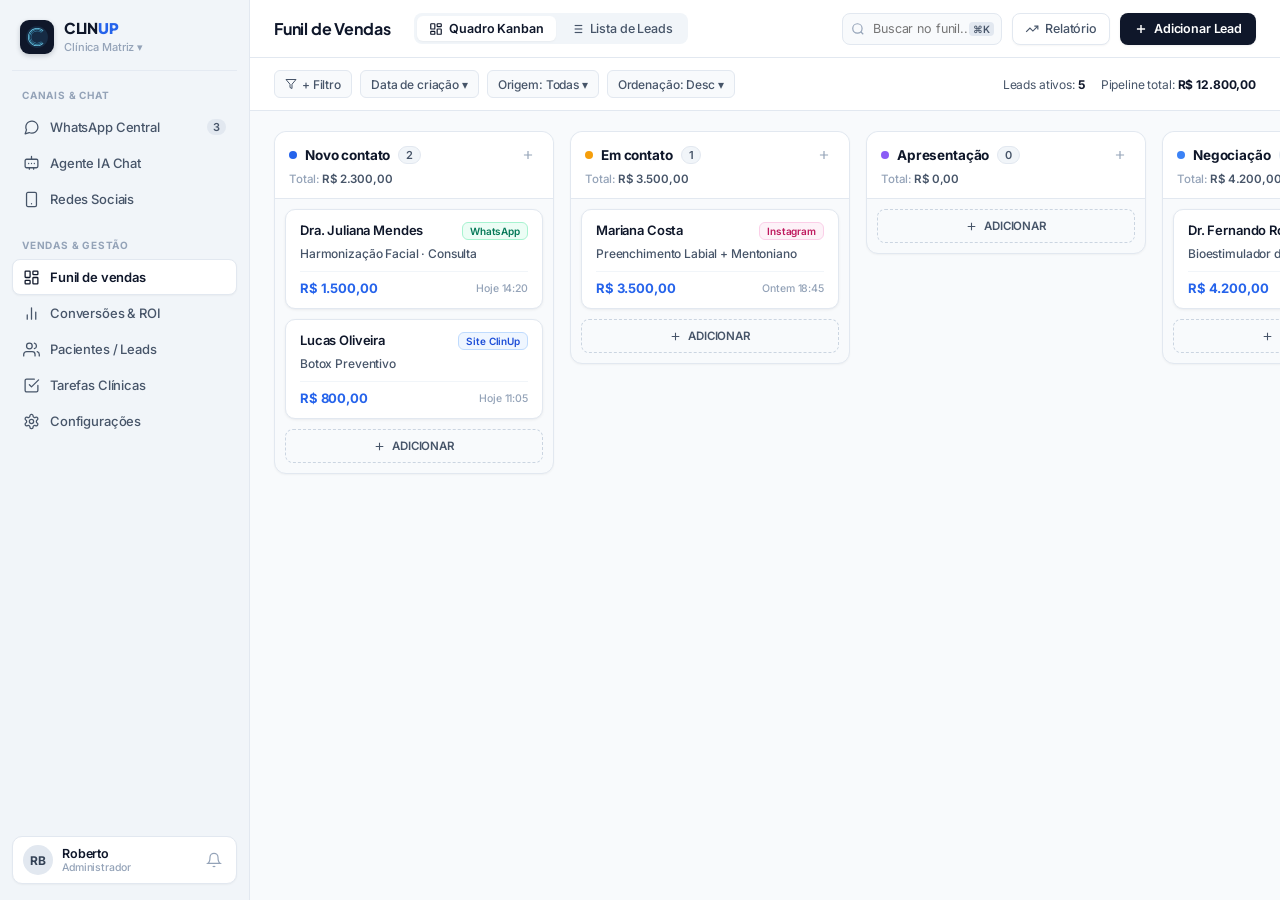
<file: public/crm.html>
<!DOCTYPE html>
<html lang="pt-BR">
<head>
  <meta charset="UTF-8">
  <meta name="viewport" content="width=device-width, initial-scale=1.0">
  <title>CLINUP CRM — Enterprise Funil de Vendas</title>
  <link rel="preconnect" href="https://fonts.googleapis.com">
  <link rel="preconnect" href="https://fonts.gstatic.com" crossorigin>
  <link href="https://fonts.googleapis.com/css2?family=Inter:wght@400;500;600;700&family=Plus+Jakarta+Sans:wght@600;700;800&display=swap" rel="stylesheet">
  <style>
    :root {
      --bg-app: #F8FAFC;
      --bg-sidebar: #F1F5F9;
      --bg-surface: #FFFFFF;
      --bg-col: #F8FAFC;
      
      --border-subtle: #F1F5F9;
      --border-default: #E2E8F0;
      --border-strong: #CBD5E1;
      
      --text-main: #0F172A;
      --text-sub: #475569;
      --text-muted: #94A3B8;
      
      --brand-primary: #0F172A;
      --brand-blue: #2563EB;
      --brand-blue-hover: #1D4ED8;
      --brand-blue-light: #EFF6FF;
      
      --accent-green: #10B981;
      --accent-green-bg: #ECFDF5;
      --accent-amber: #F59E0B;
      --accent-amber-bg: #FFFBEB;
      --accent-purple: #8B5CF6;
      --accent-purple-bg: #F5F3FF;
      
      --shadow-xs: 0 1px 2px 0 rgba(0, 0, 0, 0.04);
      --shadow-sm: 0 1px 3px 0 rgba(15, 23, 42, 0.06), 0 1px 2px -1px rgba(15, 23, 42, 0.04);
      --shadow-md: 0 4px 6px -1px rgba(15, 23, 42, 0.08), 0 2px 4px -2px rgba(15, 23, 42, 0.04);
      --shadow-lg: 0 10px 15px -3px rgba(15, 23, 42, 0.1), 0 4px 6px -4px rgba(15, 23, 42, 0.05);
    }

    * {
      box-sizing: border-box;
      margin: 0;
      padding: 0;
      font-family: 'Inter', -apple-system, BlinkMacSystemFont, "Segoe UI", Roboto, sans-serif;
      letter-spacing: -0.011em;
      -webkit-font-smoothing: antialiased;
    }

    body {
      background-color: var(--bg-app);
      color: var(--text-main);
      height: 100vh;
      display: flex;
      overflow: hidden;
    }

    /* ── SIDEBAR LATERAL ($1B SAAS LOOK) ── */
    .sidebar {
      width: 250px;
      min-width: 250px;
      background-color: var(--bg-sidebar);
      border-right: 1px solid var(--border-default);
      padding: 16px 12px;
      display: flex;
      flex-direction: column;
      justify-content: space-between;
      height: 100vh;
      user-select: none;
    }

    /* Top Logo & Workspace Switcher */
    .sidebar-header {
      padding: 4px 8px 16px;
      border-bottom: 1px solid rgba(226, 232, 240, 0.8);
      margin-bottom: 12px;
    }

    .brand-box {
      display: flex;
      align-items: center;
      gap: 10px;
    }

    .brand-icon {
      width: 34px;
      height: 34px;
      background-color: var(--brand-primary);
      border-radius: 9px;
      display: flex;
      align-items: center;
      justify-content: center;
      box-shadow: 0 2px 5px rgba(15, 23, 42, 0.2);
      flex-shrink: 0;
    }

    .brand-icon svg {
      width: 22px;
      height: 22px;
    }

    .brand-details {
      display: flex;
      flex-direction: column;
      overflow: hidden;
    }

    .brand-title {
      font-family: 'Plus Jakarta Sans', sans-serif;
      font-size: 15px;
      font-weight: 800;
      color: var(--text-main);
      line-height: 1.1;
      letter-spacing: -0.3px;
    }

    .brand-title em {
      font-style: normal;
      color: var(--brand-blue);
    }

    .workspace-sub {
      font-size: 11px;
      font-weight: 500;
      color: var(--text-muted);
      display: flex;
      align-items: center;
      gap: 3px;
      margin-top: 2px;
    }

    /* Menu Sections */
    .menu-group {
      margin-bottom: 16px;
    }

    .menu-label {
      font-size: 10px;
      font-weight: 700;
      color: var(--text-muted);
      letter-spacing: 0.8px;
      text-transform: uppercase;
      padding: 6px 10px;
      margin-bottom: 2px;
    }

    .menu-item {
      display: flex;
      align-items: center;
      gap: 10px;
      height: 36px;
      padding: 0 10px;
      border-radius: 8px;
      font-size: 13px;
      font-weight: 500;
      color: var(--text-sub);
      cursor: pointer;
      transition: all 0.12s ease;
      text-decoration: none;
      border: 1px solid transparent;
    }

    .menu-item:hover {
      background-color: rgba(255, 255, 255, 0.6);
      color: var(--text-main);
    }

    .menu-item.active {
      background-color: var(--bg-surface);
      color: var(--text-main);
      font-weight: 600;
      border-color: var(--border-default);
      box-shadow: var(--shadow-xs);
    }

    .menu-item svg {
      width: 17px;
      height: 17px;
      stroke: currentColor;
      fill: none;
      stroke-width: 1.8;
      stroke-linecap: round;
      stroke-linejoin: round;
      flex-shrink: 0;
    }

    .menu-badge {
      margin-left: auto;
      font-size: 11px;
      font-weight: 600;
      background: var(--border-default);
      color: var(--text-sub);
      padding: 1px 6px;
      border-radius: 9999px;
    }

    /* Sidebar Footer User Card */
    .sidebar-user {
      display: flex;
      align-items: center;
      justify-content: space-between;
      padding: 8px 10px;
      background-color: var(--bg-surface);
      border: 1px solid var(--border-default);
      border-radius: 10px;
      box-shadow: var(--shadow-xs);
      cursor: pointer;
    }

    .user-left {
      display: flex;
      align-items: center;
      gap: 9px;
    }

    .user-avatar {
      width: 30px;
      height: 30px;
      border-radius: 50%;
      background-color: #E2E8F0;
      color: #334155;
      font-weight: 700;
      font-size: 12px;
      display: flex;
      align-items: center;
      justify-content: center;
    }

    .user-meta {
      display: flex;
      flex-direction: column;
    }

    .user-name {
      font-size: 12.5px;
      font-weight: 600;
      color: var(--text-main);
      line-height: 1.2;
    }

    .user-role {
      font-size: 10.5px;
      color: var(--text-muted);
      font-weight: 500;
    }

    .bell-btn {
      background: transparent;
      border: none;
      color: var(--text-muted);
      cursor: pointer;
      display: flex;
      align-items: center;
      padding: 4px;
      border-radius: 6px;
    }

    .bell-btn:hover {
      color: var(--text-main);
      background-color: var(--bg-sidebar);
    }

    .bell-btn svg {
      width: 16px;
      height: 16px;
      stroke: currentColor;
      fill: none;
      stroke-width: 1.8;
    }

    /* ── ÁREA PRINCIPAL DO SYSTEM ── */
    .main-wrapper {
      flex: 1;
      height: 100vh;
      display: flex;
      flex-direction: column;
      overflow: hidden;
      background-color: var(--bg-app);
    }

    /* ── TOPBAR DA APLICAÇÃO ── */
    .app-header {
      height: 58px;
      background-color: var(--bg-surface);
      border-bottom: 1px solid var(--border-default);
      padding: 0 24px;
      display: flex;
      align-items: center;
      justify-content: space-between;
      gap: 16px;
      flex-shrink: 0;
    }

    .header-left {
      display: flex;
      align-items: center;
      gap: 12px;
    }

    .page-title-wrap {
      display: flex;
      align-items: center;
      gap: 10px;
    }

    .page-title {
      font-family: 'Plus Jakarta Sans', sans-serif;
      font-size: 16px;
      font-weight: 700;
      color: var(--text-main);
    }

    .nav-tabs {
      display: flex;
      align-items: center;
      background-color: var(--bg-sidebar);
      padding: 3px;
      border-radius: 8px;
      gap: 2px;
      margin-left: 12px;
    }

    .tab-btn {
      padding: 5px 12px;
      border-radius: 6px;
      border: none;
      background: transparent;
      font-size: 12.5px;
      font-weight: 500;
      color: var(--text-sub);
      cursor: pointer;
      transition: all 0.12s ease;
      display: flex;
      align-items: center;
      gap: 6px;
    }

    .tab-btn.active {
      background-color: var(--bg-surface);
      color: var(--text-main);
      font-weight: 600;
      box-shadow: var(--shadow-xs);
    }

    .tab-btn svg {
      width: 14px;
      height: 14px;
      stroke: currentColor;
      fill: none;
      stroke-width: 2;
    }

    /* Topbar Right Controls */
    .header-right {
      display: flex;
      align-items: center;
      gap: 10px;
    }

    .search-box {
      position: relative;
      display: flex;
      align-items: center;
    }

    .search-box input {
      height: 32px;
      background-color: var(--bg-app);
      border: 1px solid var(--border-default);
      border-radius: 8px;
      padding: 0 10px 0 30px;
      font-size: 12.5px;
      outline: none;
      width: 160px;
      transition: width 0.2s ease, border-color 0.15s;
    }

    .search-box input:focus {
      width: 210px;
      border-color: var(--brand-blue);
      background-color: var(--bg-surface);
    }

    .search-box svg {
      position: absolute;
      left: 9px;
      width: 14px;
      height: 14px;
      stroke: var(--text-muted);
      fill: none;
      stroke-width: 2;
      pointer-events: none;
    }

    .shortcut-kbd {
      position: absolute;
      right: 8px;
      font-size: 10px;
      font-weight: 600;
      background: var(--border-default);
      color: var(--text-sub);
      padding: 1px 4px;
      border-radius: 4px;
      pointer-events: none;
    }

    .btn-action-sm {
      height: 32px;
      padding: 0 12px;
      background-color: var(--bg-surface);
      border: 1px solid var(--border-default);
      border-radius: 8px;
      font-size: 12.5px;
      font-weight: 500;
      color: var(--text-sub);
      display: flex;
      align-items: center;
      gap: 6px;
      cursor: pointer;
      transition: all 0.12s ease;
      box-shadow: var(--shadow-xs);
    }

    .btn-action-sm:hover {
      background-color: var(--bg-app);
      color: var(--text-main);
      border-color: var(--border-strong);
    }

    .btn-action-sm svg {
      width: 14px;
      height: 14px;
      stroke: currentColor;
      fill: none;
      stroke-width: 2;
    }

    .btn-primary-sm {
      height: 32px;
      padding: 0 14px;
      background-color: var(--brand-primary);
      color: #FFFFFF;
      border: none;
      border-radius: 8px;
      font-size: 12.5px;
      font-weight: 600;
      display: flex;
      align-items: center;
      gap: 6px;
      cursor: pointer;
      box-shadow: var(--shadow-sm);
      transition: all 0.12s ease;
    }

    .btn-primary-sm:hover {
      background-color: #1E293B;
      transform: translateY(-1px);
      box-shadow: var(--shadow-md);
    }

    .btn-primary-sm svg {
      width: 14px;
      height: 14px;
      stroke: currentColor;
      fill: none;
      stroke-width: 2.5;
    }

    /* ── SUB-BARRA DE FILTROS DO FUNIL ── */
    .filter-bar {
      padding: 12px 24px;
      background-color: var(--bg-surface);
      border-bottom: 1px solid var(--border-default);
      display: flex;
      align-items: center;
      justify-content: space-between;
      gap: 12px;
      flex-wrap: wrap;
    }

    .filter-group {
      display: flex;
      align-items: center;
      gap: 8px;
    }

    .filter-chip {
      height: 28px;
      padding: 0 10px;
      background-color: var(--bg-app);
      border: 1px solid var(--border-default);
      border-radius: 6px;
      font-size: 12px;
      font-weight: 500;
      color: var(--text-sub);
      display: flex;
      align-items: center;
      gap: 5px;
      cursor: pointer;
    }

    .filter-chip:hover {
      background-color: var(--border-subtle);
      color: var(--text-main);
    }

    .metrics-summary {
      display: flex;
      align-items: center;
      gap: 16px;
      font-size: 12px;
      color: var(--text-sub);
    }

    .metric-item strong {
      color: var(--text-main);
      font-weight: 700;
    }

    /* ── QUADRO KANBAN ENTERPRISE ── */
    .kanban-viewport {
      flex: 1;
      padding: 20px 24px;
      overflow-x: auto;
      overflow-y: hidden;
      display: flex;
    }

    .kanban-board {
      display: flex;
      gap: 16px;
      height: 100%;
      align-items: flex-start;
    }

    /* Estutura da Coluna */
    .kanban-col {
      width: 280px;
      min-width: 280px;
      background-color: var(--bg-col);
      border: 1px solid var(--border-default);
      border-radius: 12px;
      display: flex;
      flex-direction: column;
      max-height: 100%;
      box-shadow: var(--shadow-xs);
    }

    .col-header {
      padding: 12px 14px;
      border-bottom: 1px solid var(--border-default);
      background-color: var(--bg-surface);
      border-radius: 12px 12px 0 0;
    }

    .col-header-top {
      display: flex;
      align-items: center;
      justify-content: space-between;
      margin-bottom: 6px;
    }

    .col-title-wrap {
      display: flex;
      align-items: center;
      gap: 8px;
    }

    .status-indicator {
      width: 8px;
      height: 8px;
      border-radius: 50%;
    }

    .status-novo { background-color: var(--brand-blue); }
    .status-contato { background-color: var(--accent-amber); }
    .status-apresentacao { background-color: var(--accent-purple); }
    .status-negociacao { background-color: #3B82F6; }
    .status-agendado { background-color: var(--accent-green); }

    .col-title {
      font-size: 13.5px;
      font-weight: 700;
      color: var(--text-main);
    }

    .col-count {
      background-color: var(--bg-sidebar);
      color: var(--text-sub);
      font-size: 11px;
      font-weight: 600;
      padding: 1px 7px;
      border-radius: 9999px;
      border: 1px solid var(--border-default);
    }

    .col-add-btn {
      width: 22px;
      height: 22px;
      border-radius: 6px;
      background-color: transparent;
      color: var(--text-muted);
      border: none;
      display: flex;
      align-items: center;
      justify-content: center;
      cursor: pointer;
      transition: all 0.12s;
    }

    .col-add-btn:hover {
      background-color: var(--bg-sidebar);
      color: var(--text-main);
    }

    .col-add-btn svg {
      width: 14px;
      height: 14px;
      stroke: currentColor;
      fill: none;
      stroke-width: 2;
    }

    .col-meta {
      display: flex;
      align-items: center;
      justify-content: space-between;
      font-size: 11.5px;
      color: var(--text-muted);
      font-weight: 500;
    }

    .col-meta strong {
      color: var(--text-sub);
      font-weight: 600;
    }

    /* Corpo da Coluna & Cards */
    .col-body {
      padding: 10px;
      overflow-y: auto;
      display: flex;
      flex-direction: column;
      gap: 10px;
      flex: 1;
    }

    .lead-card {
      background-color: var(--bg-surface);
      border: 1px solid var(--border-default);
      border-radius: 10px;
      padding: 12px 14px;
      box-shadow: var(--shadow-sm);
      cursor: pointer;
      transition: all 0.15s ease;
      position: relative;
    }

    .lead-card:hover {
      transform: translateY(-2px);
      box-shadow: var(--shadow-md);
      border-color: var(--border-strong);
    }

    .card-header {
      display: flex;
      align-items: flex-start;
      justify-content: space-between;
      margin-bottom: 6px;
    }

    .card-name {
      font-size: 13px;
      font-weight: 600;
      color: var(--text-main);
      line-height: 1.3;
    }

    .channel-badge {
      font-size: 10px;
      font-weight: 600;
      padding: 2px 7px;
      border-radius: 6px;
      display: flex;
      align-items: center;
      gap: 4px;
    }

    .badge-wpp { background: var(--accent-green-bg); color: #047857; border: 1px solid #A7F3D0; }
    .badge-site { background: var(--brand-blue-light); color: var(--brand-blue-hover); border: 1px solid #BFDBFE; }
    .badge-insta { background: #FDF2F8; color: #BE185D; border: 1px solid #FBCFE8; }

    .card-proc {
      font-size: 12px;
      color: var(--text-sub);
      font-weight: 500;
      margin-bottom: 10px;
    }

    .card-footer {
      display: flex;
      align-items: center;
      justify-content: space-between;
      padding-top: 8px;
      border-top: 1px solid var(--border-subtle);
    }

    .card-price {
      font-size: 13px;
      font-weight: 700;
      color: var(--brand-blue);
    }

    .card-time {
      font-size: 10.5px;
      color: var(--text-muted);
      font-weight: 500;
    }

    /* Botão ADICIONAR tracejado profissional */
    .btn-add-card-dashed {
      width: 100%;
      padding: 9px;
      border: 1px dashed var(--border-strong);
      border-radius: 8px;
      background: transparent;
      color: var(--text-sub);
      font-size: 11.5px;
      font-weight: 600;
      display: flex;
      align-items: center;
      justify-content: center;
      gap: 6px;
      cursor: pointer;
      transition: all 0.12s ease;
    }

    .btn-add-card-dashed:hover {
      border-color: var(--brand-blue);
      background-color: var(--bg-surface);
      color: var(--brand-blue);
    }

    .btn-add-card-dashed svg {
      width: 13px;
      height: 13px;
      stroke: currentColor;
      fill: none;
      stroke-width: 2;
    }

    /* Custom Scrollbar */
    .kanban-viewport::-webkit-scrollbar,
    .col-body::-webkit-scrollbar {
      height: 6px;
      width: 5px;
    }

    .kanban-viewport::-webkit-scrollbar-thumb,
    .col-body::-webkit-scrollbar-thumb {
      background: var(--border-strong);
      border-radius: 9999px;
    }

    /* MODAL DE ADICIONAR LEAD */
    .modal-overlay {
      position: fixed;
      inset: 0;
      background: rgba(15, 23, 42, 0.4);
      backdrop-filter: blur(4px);
      display: flex;
      align-items: center;
      justify-content: center;
      z-index: 100;
      opacity: 0;
      pointer-events: none;
      transition: opacity 0.15s ease;
    }

    .modal-overlay.active {
      opacity: 1;
      pointer-events: auto;
    }

    .modal-card {
      background: var(--bg-surface);
      width: 100%;
      max-width: 420px;
      border-radius: 14px;
      padding: 20px 24px;
      box-shadow: var(--shadow-lg);
      transform: translateY(8px);
      transition: transform 0.15s ease;
      border: 1px solid var(--border-default);
    }

    .modal-overlay.active .modal-card {
      transform: translateY(0);
    }

    .modal-header {
      display: flex;
      align-items: center;
      justify-content: space-between;
      margin-bottom: 16px;
    }

    .modal-title {
      font-family: 'Plus Jakarta Sans', sans-serif;
      font-size: 15px;
      font-weight: 700;
      color: var(--text-main);
    }

    .modal-close {
      background: transparent;
      border: none;
      font-size: 16px;
      color: var(--text-muted);
      cursor: pointer;
    }

    .form-group {
      margin-bottom: 12px;
    }

    .form-label {
      display: block;
      font-size: 11.5px;
      font-weight: 600;
      color: var(--text-sub);
      margin-bottom: 5px;
    }

    .form-input {
      width: 100%;
      height: 34px;
      padding: 0 10px;
      border: 1px solid var(--border-default);
      border-radius: 6px;
      font-size: 13px;
      outline: none;
      background-color: var(--bg-app);
    }

    .form-input:focus {
      border-color: var(--brand-blue);
      background-color: var(--bg-surface);
    }

    .btn-submit-modal {
      width: 100%;
      height: 36px;
      background: var(--brand-primary);
      color: #FFFFFF;
      border: none;
      border-radius: 8px;
      font-weight: 600;
      font-size: 13px;
      cursor: pointer;
      margin-top: 8px;
    }
  </style>
</head>
<body>

  <!-- ── SIDEBAR LATERAL ($1B DESIGN SYSTEM) ── -->
  <aside class="sidebar">
    <div>
      <!-- Header da Marca -->
      <div class="sidebar-header">
        <div class="brand-box">
          <div class="brand-icon">
            <svg viewBox="0 0 500 500" xmlns="http://www.w3.org/2000/svg">
              <path fill="#162B44" d="M5,272.8 C4.6,267 4.1,261.7 4,256.4 C3.7,230.1 7.3,204.2 14.3,178.9 C18.5,163.9 25.3,149.9 32.2,136 C40,120.2 49.9,105.8 61.3,92.3 C73.2,78.1 86.3,64.9 101.6,54.2 C110.1,48.3 118.4,42 127.2,36.6 C134.5,32.2 142.4,28.7 150.1,25 C156,22.2 162,19.4 168.1,17.2 C174.3,15 180.7,13.4 187.1,11.9 C197.8,9.6 208.6,6.6 219.4,5.7 C234.3,4.5 249.3,4.7 264.3,4.9 C272.7,5 281.1,5.8 289.5,7 C306.4,9.3 322.8,13.8 338.8,19.6 C361.7,28 382.5,40 401.9,54.4 C423.4,70.5 441.5,90.1 456.5,112.2 C470.8,133.3 481.1,156.3 488.6,180.8 C497.2,208.9 500.2,237.5 498.7,266.5 C497.8,283.2 494.7,299.7 490.4,316 C485.5,334.4 478.8,352 469.7,368.4 C461.4,383.3 451.6,397.5 441.2,411 C434.3,419.9 425.2,427.1 417.2,435.2 C405.8,446.7 392.7,456.1 378.7,463.9 C366.1,471 352.9,477.3 339.4,482.6 C327.2,487.3 314.4,490.7 301.6,493.8 C293,495.9 284.2,496.9 275.4,497.4 C262.5,498.3 249.5,499.1 236.6,498.7 C225.4,498.2 214.2,496.5 203.2,494.3 C191,491.8 178.8,488.7 167,484.7 C156.8,481.2 147,476.4 137.4,471.4 C128.6,466.8 119.8,461.8 111.7,456.1 C101.7,448.9 92.1,441.1 82.9,432.9 C74.7,425.6 66.4,418 59.9,409.3 C50,396.2 41.2,382.2 32.9,368.1 C27.4,358.9 22.5,349.1 19.1,339 C14.8,326.6 12,313.8 9.2,301 C7.2,291.9 6.3,282.5 5,272.8 M73.2,355.3 C75.9,359.6 78.6,364 81.5,368.2 C99.4,394.3 122.1,415 149.6,430.6 C184.9,450.5 222.7,459.2 263,457 C302.1,454.7 337.9,442.5 369.8,419.8 C379.3,413 388.2,405.2 397.3,397.8 C392.6,393.1 388.7,389.2 384.8,385.2 C297.8,470.1 176,445.5 116.9,384.2 C48.9,313.6 45.9,210.6 100.1,138 C129.8,98.3 169.7,73.6 218.7,65.5 C282.5,54.8 337.8,73.4 384.9,117.5 C389.2,113.3 393,109.4 397.1,105.4 C379.5,88 359.8,74 337.5,63.9 C305.9,49.4 272.8,43.1 238.1,45.5 C200.3,48 165.6,59.6 134.4,81.3 C107.4,100 86.1,123.6 70.2,152.4 C54.4,180.9 46.2,211.5 45.1,243.9 C43.8,283.3 52.6,320.4 73.2,355.3"/>
              <path fill="#73D4F5" d="M73,354.9 C52.6,320.4 43.8,283.3 45.1,243.9 C46.2,211.5 54.4,180.9 70.2,152.4 C86.1,123.6 107.4,100 134.4,81.3 C165.6,59.6 200.3,48 238.1,45.5 C272.8,43.1 305.9,49.4 337.5,63.9 C359.8,74 379.5,88 397.1,105.4 C393,109.4 389.2,113.3 384.9,117.5 C337.8,73.4 282.5,54.8 218.7,65.5 C169.7,73.6 129.8,98.3 100.1,138 C45.9,210.6 48.9,313.6 116.9,384.2 C176,445.5 297.8,470.1 384.8,385.2 C388.7,389.2 392.6,393.1 397.3,397.8 C388.2,405.2 379.3,413 369.8,419.8 C337.9,442.5 302.1,454.7 263,457 C222.7,459.2 184.9,450.5 149.6,430.6 C122.1,415 99.4,394.3 81.5,368.2 C78.6,364 75.9,359.6 73,354.9 z"/>
              <path fill="#49B2D3" d="M275.7,89.9 C241.9,84.9 209.9,89.7 179.6,104.3 C155.9,115.8 135.8,132.1 120.3,153.5 C90.7,194.4 81.4,239.6 92.5,288.8 C101.7,329.6 124.1,362.1 158.2,385.5 C198.9,413.4 244,420.9 292.1,409.1 C320.5,402.2 344.6,387.8 365.6,367.9 C365.9,367.6 366.4,367.4 366.7,367.1 C369.9,370.1 373,373 376.9,376.7 C368.4,383.5 360.8,390.5 352.3,396.2 C298.7,432.1 241.7,438.5 181.9,413.9 C149.5,400.6 123.7,378.8 104.2,349.6 C83,317.8 72.7,282.7 74,244.5 C74.8,220.8 80.7,198.2 90.8,176.6 C107.1,141.6 132.2,114.8 165.7,96.2 C194.4,80.3 225.4,72.6 258.3,74 C282.8,75.1 306.1,81.4 328.4,91.9 C341.1,98 352.5,105.9 363.5,114.5 C365,115.6 366.5,116.7 367.7,118 C374.7,125.7 377.8,126.3 366.7,135.4 C341.2,111 311.4,95.2 275.7,89.9 z"/>
              <path fill="#4094C0" d="M237.5,383.7 C279.6,387.3 315.1,373.8 345.7,345.3 C347.7,347.3 349.7,349.4 351.6,351.4 C330.1,377.8 277,402.7 222,391 C159.5,377.7 114.5,325.6 109.1,264.9 C103.3,199.2 139.8,140.2 201.3,117.3 C259.3,95.8 318.4,114.8 351.9,150.7 C349.7,152.7 347.5,154.6 345.4,156.5 C340,152.1 334.7,147.5 329.1,143.5 C309.4,129.2 287.4,120.8 263.1,118.6 C235.9,116.1 210.6,122 186.7,135 C166.2,146 149.6,161.4 138,181.2 C112.4,225 110.8,270.1 134.8,315.4 C145.6,335.8 161.1,351.9 180.4,364 C197.7,374.7 216.6,381.7 237.5,383.7 z"/>
            </svg>
          </div>
          <div class="brand-details">
            <span class="brand-title">CLIN<em>UP</em></span>
            <span class="workspace-sub">Clínica Matriz ▾</span>
          </div>
        </div>
      </div>

      <!-- Grupos do Menu -->
      <div class="menu-group">
        <div class="menu-label">Canais & Chat</div>
        <a href="#" class="menu-item">
          <svg viewBox="0 0 24 24"><path d="M21 11.5a8.38 8.38 0 0 1-.9 3.8 8.5 8.5 0 0 1-7.6 4.7 8.38 8.38 0 0 1-3.8-.9L3 21l1.9-5.7a8.38 8.38 0 0 1-.9-3.8 8.5 8.5 0 0 1 4.7-7.6 8.38 8.38 0 0 1 3.8-.9h.5a8.48 8.48 0 0 1 8 8v.5z"/></svg>
          WhatsApp Central
          <span class="menu-badge">3</span>
        </a>
        <a href="#" class="menu-item">
          <svg viewBox="0 0 24 24"><rect width="18" height="12" x="3" y="6" rx="2"/><path d="M9 18v2M15 18v2M8 12h.01M12 12h.01M16 12h.01M12 2v4"/></svg>
          Agente IA Chat
        </a>
        <a href="#" class="menu-item">
          <svg viewBox="0 0 24 24"><rect width="14" height="20" x="5" y="2" rx="2" ry="2"/><path d="M12 18h.01"/></svg>
          Redes Sociais
        </a>
      </div>

      <div class="menu-group">
        <div class="menu-label">Vendas & Gestão</div>
        <a href="#" class="menu-item active">
          <svg viewBox="0 0 24 24"><rect width="7" height="9" x="3" y="3" rx="1"/><rect width="7" height="5" x="14" y="3" rx="1"/><rect width="7" height="9" x="14" y="12" rx="1"/><rect width="7" height="5" x="3" y="16" rx="1"/></svg>
          Funil de vendas
        </a>
        <a href="#" class="menu-item">
          <svg viewBox="0 0 24 24"><path d="M18 20V10M12 20V4M6 20v-6"/></svg>
          Conversões & ROI
        </a>
        <a href="#" class="menu-item">
          <svg viewBox="0 0 24 24"><path d="M17 21v-2a4 4 0 0 0-4-4H5a4 4 0 0 0-4 4v2"/><circle cx="9" cy="7" r="4"/><path d="M23 21v-2a4 4 0 0 0-3-3.87"/><path d="M16 3.13a4 4 0 0 1 0 7.75"/></svg>
          Pacientes / Leads
        </a>
        <a href="#" class="menu-item">
          <svg viewBox="0 0 24 24"><path d="M9 11l3 3L22 4"/><path d="M21 12v7a2 2 0 0 1-2 2H5a2 2 0 0 1-2-2V5a2 2 0 0 1 2-2h11"/></svg>
          Tarefas Clínicas
        </a>
        <a href="#" class="menu-item">
          <svg viewBox="0 0 24 24"><path d="M12.22 2h-.44a2 2 0 0 0-2 2v.18a2 2 0 0 1-1 1.73l-.43.25a2 2 0 0 1-2 0l-.15-.08a2 2 0 0 0-2.73.73l-.22.38a2 2 0 0 0 .73 2.73l.15.1a2 2 0 0 1 1 1.72v.51a2 2 0 0 1-1 1.74l-.15.09a2 2 0 0 0-.73 2.73l.22.38a2 2 0 0 0 2.73.73l.15-.08a2 2 0 0 1 2 0l.43.25a2 2 0 0 1 1 1.73V20a2 2 0 0 0 2 2h.44a2 2 0 0 0 2-2v-.18a2 2 0 0 1 1-1.73l.43-.25a2 2 0 0 1 2 0l.15.08a2 2 0 0 0 2.73-.73l.22-.38a2 2 0 0 0-.73-2.73l-.15-.1a2 2 0 0 1-1-1.72v-.51a2 2 0 0 1 1-1.74l.15-.09a2 2 0 0 0 .73-2.73l-.22-.38a2 2 0 0 0-2.73-.73l-.15.08a2 2 0 0 1-2 0l-.43-.25a2 2 0 0 1-1-1.73V4a2 2 0 0 0-2-2z"/><circle cx="12" cy="12" r="3"/></svg>
          Configurações
        </a>
      </div>
    </div>

    <!-- Usuário Rodapé -->
    <div class="sidebar-user">
      <div class="user-left">
        <div class="user-avatar">RB</div>
        <div class="user-meta">
          <span class="user-name">Roberto</span>
          <span class="user-role">Administrador</span>
        </div>
      </div>
      <button class="bell-btn" title="Notificações">
        <svg viewBox="0 0 24 24"><path d="M18 8A6 6 0 0 0 6 8c0 7-3 9-3 9h18s-3-2-3-9"/><path d="M13.73 21a2 2 0 0 1-3.46 0"/></svg>
      </button>
    </div>
  </aside>

  <!-- ── ÁREA PRINCIPAL DO SYSTEM ── -->
  <div class="main-wrapper">
    
    <!-- Topbar Superior -->
    <header class="app-header">
      <div class="header-left">
        <div class="page-title-wrap">
          <h1 class="page-title">Funil de Vendas</h1>
        </div>

        <nav class="nav-tabs">
          <button class="tab-btn active">
            <svg viewBox="0 0 24 24"><rect width="7" height="9" x="3" y="3" rx="1"/><rect width="7" height="5" x="14" y="3" rx="1"/><rect width="7" height="9" x="14" y="12" rx="1"/><rect width="7" height="5" x="3" y="16" rx="1"/></svg>
            Quadro Kanban
          </button>
          <button class="tab-btn">
            <svg viewBox="0 0 24 24"><line x1="8" x2="21" y1="6" y2="6"/><line x1="8" x2="21" y1="12" y2="12"/><line x1="8" x2="21" y1="18" y2="18"/><line x1="3" x2="3.01" y1="6" y2="6"/><line x1="3" x2="3.01" y1="12" y2="12"/><line x1="3" x2="3.01" y1="18" y2="18"/></svg>
            Lista de Leads
          </button>
        </nav>
      </div>

      <div class="header-right">
        <div class="search-box">
          <svg viewBox="0 0 24 24"><circle cx="11" cy="11" r="8"/><path d="m21 21-4.3-4.3"/></svg>
          <input type="text" placeholder="Buscar no funil...">
          <span class="shortcut-kbd">⌘K</span>
        </div>

        <button class="btn-action-sm">
          <svg viewBox="0 0 24 24"><polyline points="22 7 13.5 15.5 8.5 10.5 2 17"/><polyline points="16 7 22 7 22 13"/></svg>
          Relatório
        </button>

        <button class="btn-primary-sm" onclick="openAddLeadModal()">
          <svg viewBox="0 0 24 24"><path d="M12 5v14M5 12h14"/></svg>
          Adicionar Lead
        </button>
      </div>
    </header>

    <!-- Sub-Barra de Filtros & Métricas -->
    <div class="filter-bar">
      <div class="filter-group">
        <button class="filter-chip">
          <svg width="12" height="12" viewBox="0 0 24 24" fill="none" stroke="currentColor" stroke-width="2"><path d="M22 3H2l8 9.46V19l4 2v-8.54L22 3z"/></svg>
          + Filtro
        </button>
        <button class="filter-chip">Data de criação ▾</button>
        <button class="filter-chip">Origem: Todas ▾</button>
        <button class="filter-chip">Ordenação: Desc ▾</button>
      </div>

      <div class="metrics-summary">
        <span class="metric-item">Leads ativos: <strong>5</strong></span>
        <span class="metric-item">Pipeline total: <strong>R$ 12.800,00</strong></span>
      </div>
    </div>

    <!-- Quadro Kanban Viewport -->
    <div class="kanban-viewport">
      <div class="kanban-board" id="kanbanBoard">
        
        <!-- Coluna 1: Novo contato -->
        <div class="kanban-col">
          <div class="col-header">
            <div class="col-header-top">
              <div class="col-title-wrap">
                <span class="status-indicator status-novo"></span>
                <span class="col-title">Novo contato</span>
                <span class="col-count" id="count-novo">2</span>
              </div>
              <button class="col-add-btn" onclick="openAddLeadModal('novo')" title="Adicionar lead nesta coluna">
                <svg viewBox="0 0 24 24"><path d="M12 5v14M5 12h14"/></svg>
              </button>
            </div>
            <div class="col-meta">
              <span>Total: <strong id="total-novo">R$ 2.300,00</strong></span>
            </div>
          </div>
          
          <div class="col-body" id="col-novo">
            <!-- Lead Card 1 -->
            <div class="lead-card">
              <div class="card-header">
                <span class="card-name">Dra. Juliana Mendes</span>
                <span class="channel-badge badge-wpp">WhatsApp</span>
              </div>
              <div class="card-proc">Harmonização Facial · Consulta</div>
              <div class="card-footer">
                <span class="card-price">R$ 1.500,00</span>
                <span class="card-time">Hoje 14:20</span>
              </div>
            </div>

            <!-- Lead Card 2 -->
            <div class="lead-card">
              <div class="card-header">
                <span class="card-name">Lucas Oliveira</span>
                <span class="channel-badge badge-site">Site ClinUp</span>
              </div>
              <div class="card-proc">Botox Preventivo</div>
              <div class="card-footer">
                <span class="card-price">R$ 800,00</span>
                <span class="card-time">Hoje 11:05</span>
              </div>
            </div>

            <button class="btn-add-card-dashed" onclick="openAddLeadModal('novo')">
              <svg viewBox="0 0 24 24"><path d="M12 5v14M5 12h14"/></svg>
              ADICIONAR
            </button>
          </div>
        </div>

        <!-- Coluna 2: Em contato -->
        <div class="kanban-col">
          <div class="col-header">
            <div class="col-header-top">
              <div class="col-title-wrap">
                <span class="status-indicator status-contato"></span>
                <span class="col-title">Em contato</span>
                <span class="col-count" id="count-contato">1</span>
              </div>
              <button class="col-add-btn" onclick="openAddLeadModal('contato')">
                <svg viewBox="0 0 24 24"><path d="M12 5v14M5 12h14"/></svg>
              </button>
            </div>
            <div class="col-meta">
              <span>Total: <strong id="total-contato">R$ 3.500,00</strong></span>
            </div>
          </div>
          
          <div class="col-body" id="col-contato">
            <div class="lead-card">
              <div class="card-header">
                <span class="card-name">Mariana Costa</span>
                <span class="channel-badge badge-insta">Instagram</span>
              </div>
              <div class="card-proc">Preenchimento Labial + Mentoniano</div>
              <div class="card-footer">
                <span class="card-price">R$ 3.500,00</span>
                <span class="card-time">Ontem 18:45</span>
              </div>
            </div>

            <button class="btn-add-card-dashed" onclick="openAddLeadModal('contato')">
              <svg viewBox="0 0 24 24"><path d="M12 5v14M5 12h14"/></svg>
              ADICIONAR
            </button>
          </div>
        </div>

        <!-- Coluna 3: Apresentação -->
        <div class="kanban-col">
          <div class="col-header">
            <div class="col-header-top">
              <div class="col-title-wrap">
                <span class="status-indicator status-apresentacao"></span>
                <span class="col-title">Apresentação</span>
                <span class="col-count" id="count-apresentacao">0</span>
              </div>
              <button class="col-add-btn" onclick="openAddLeadModal('apresentacao')">
                <svg viewBox="0 0 24 24"><path d="M12 5v14M5 12h14"/></svg>
              </button>
            </div>
            <div class="col-meta">
              <span>Total: <strong id="total-apresentacao">R$ 0,00</strong></span>
            </div>
          </div>
          
          <div class="col-body" id="col-apresentacao">
            <button class="btn-add-card-dashed" onclick="openAddLeadModal('apresentacao')">
              <svg viewBox="0 0 24 24"><path d="M12 5v14M5 12h14"/></svg>
              ADICIONAR
            </button>
          </div>
        </div>

        <!-- Coluna 4: Negociação -->
        <div class="kanban-col">
          <div class="col-header">
            <div class="col-header-top">
              <div class="col-title-wrap">
                <span class="status-indicator status-negociacao"></span>
                <span class="col-title">Negociação</span>
                <span class="col-count" id="count-negociacao">1</span>
              </div>
              <button class="col-add-btn" onclick="openAddLeadModal('negociacao')">
                <svg viewBox="0 0 24 24"><path d="M12 5v14M5 12h14"/></svg>
              </button>
            </div>
            <div class="col-meta">
              <span>Total: <strong id="total-negociacao">R$ 4.200,00</strong></span>
            </div>
          </div>
          
          <div class="col-body" id="col-negociacao">
            <div class="lead-card">
              <div class="card-header">
                <span class="card-name">Dr. Fernando Rocha</span>
                <span class="channel-badge badge-wpp">WhatsApp</span>
              </div>
              <div class="card-proc">Bioestimulador de Colágeno</div>
              <div class="card-footer">
                <span class="card-price">R$ 4.200,00</span>
                <span class="card-time">25/07 16:30</span>
              </div>
            </div>

            <button class="btn-add-card-dashed" onclick="openAddLeadModal('negociacao')">
              <svg viewBox="0 0 24 24"><path d="M12 5v14M5 12h14"/></svg>
              ADICIONAR
            </button>
          </div>
        </div>

        <!-- Coluna 5: Agendado -->
        <div class="kanban-col">
          <div class="col-header">
            <div class="col-header-top">
              <div class="col-title-wrap">
                <span class="status-indicator status-agendado"></span>
                <span class="col-title">Agendado</span>
                <span class="col-count" id="count-agendado">1</span>
              </div>
              <button class="col-add-btn" onclick="openAddLeadModal('agendado')">
                <svg viewBox="0 0 24 24"><path d="M12 5v14M5 12h14"/></svg>
              </button>
            </div>
            <div class="col-meta">
              <span>Total: <strong id="total-agendado">R$ 2.800,00</strong></span>
            </div>
          </div>
          
          <div class="col-body" id="col-agendado">
            <div class="lead-card">
              <div class="card-header">
                <span class="card-name">Camila Vasconcelos</span>
                <span class="channel-badge badge-site">Site ClinUp</span>
              </div>
              <div class="card-proc">Lifting Temporal</div>
              <div class="card-footer">
                <span class="card-price">R$ 2.800,00</span>
                <span class="card-time">Amanhã 10:00</span>
              </div>
            </div>

            <button class="btn-add-card-dashed" onclick="openAddLeadModal('agendado')">
              <svg viewBox="0 0 24 24"><path d="M12 5v14M5 12h14"/></svg>
              ADICIONAR
            </button>
          </div>
        </div>

      </div>
    </div>

  </div>

  <!-- ── MODAL DE ADICIONAR LEAD ── -->
  <div class="modal-overlay" id="addLeadModal" onclick="closeModalOnBackdrop(event)">
    <div class="modal-card">
      <div class="modal-header">
        <h3 class="modal-title">Novo Lead de Clínica</h3>
        <button class="modal-close" onclick="closeAddLeadModal()">✕</button>
      </div>
      <form onsubmit="handleAddLeadSubmit(event)">
        <div class="form-group">
          <label class="form-label">Nome do Paciente / Lead</label>
          <input type="text" class="form-input" id="leadName" placeholder="Ex: Dra. Patrícia Lima" required>
        </div>
        <div class="form-group">
          <label class="form-label">Procedimento / Interesse</label>
          <input type="text" class="form-input" id="leadProc" placeholder="Ex: Harmonização Facial" required>
        </div>
        <div class="form-group">
          <label class="form-label">Valor Estimado (R$)</label>
          <input type="number" class="form-input" id="leadValue" placeholder="Ex: 1500" required>
        </div>
        <div class="form-group">
          <label class="form-label">Canal de Entrada</label>
          <select class="form-input" id="leadChannel">
            <option value="WhatsApp">WhatsApp</option>
            <option value="Site ClinUp">Site ClinUp</option>
            <option value="Instagram">Instagram</option>
          </select>
        </div>
        <div class="form-group">
          <label class="form-label">Etapa do Funil</label>
          <select class="form-input" id="leadStage">
            <option value="novo">Novo contato</option>
            <option value="contato">Em contato</option>
            <option value="apresentacao">Apresentação</option>
            <option value="negociacao">Negociação</option>
            <option value="agendado">Agendado</option>
          </select>
        </div>
        <button type="submit" class="btn-submit-modal">Adicionar Lead ao Funil</button>
      </form>
    </div>
  </div>

  <script>
    // Interatividade Simulada
    document.querySelectorAll('.menu-item').forEach(item => {
      item.addEventListener('click', (e) => {
        e.preventDefault();
        document.querySelectorAll('.menu-item').forEach(i => i.classList.remove('active'));
        item.classList.add('active');
      });
    });

    let targetStage = 'novo';

    function openAddLeadModal(stage = 'novo') {
      targetStage = stage;
      document.getElementById('leadStage').value = stage;
      document.getElementById('addLeadModal').classList.add('active');
    }

    function closeAddLeadModal() {
      document.getElementById('addLeadModal').classList.remove('active');
    }

    function closeModalOnBackdrop(e) {
      if (e.target.id === 'addLeadModal') {
        closeAddLeadModal();
      }
    }

    function handleAddLeadSubmit(e) {
      e.preventDefault();
      const name = document.getElementById('leadName').value;
      const proc = document.getElementById('leadProc').value;
      const val = parseFloat(document.getElementById('leadValue').value) || 0;
      const channel = document.getElementById('leadChannel').value;
      const stage = document.getElementById('leadStage').value;

      const tagClass = channel === 'WhatsApp' ? 'badge-wpp' : (channel === 'Instagram' ? 'badge-insta' : 'badge-site');
      const valFmt = new Intl.NumberFormat('pt-BR', { style: 'currency', currency: 'BRL' }).format(val);

      const colBody = document.getElementById(`col-${stage}`);
      const btnAdd = colBody.querySelector('.btn-add-card-dashed');

      const card = document.createElement('div');
      card.className = 'lead-card';
      card.innerHTML = `
        <div class="card-header">
          <span class="card-name">${name}</span>
          <span class="channel-badge ${tagClass}">${channel}</span>
        </div>
        <div class="card-proc">${proc}</div>
        <div class="card-footer">
          <span class="card-price">${valFmt}</span>
          <span class="card-time">Agora</span>
        </div>
      `;

      colBody.insertBefore(card, btnAdd);
      closeAddLeadModal();

      const countEl = document.getElementById(`count-${stage}`);
      if (countEl) {
        countEl.textContent = parseInt(countEl.textContent || '0') + 1;
      }

      e.target.reset();
    }
  </script>

</body>
</html>
</file>
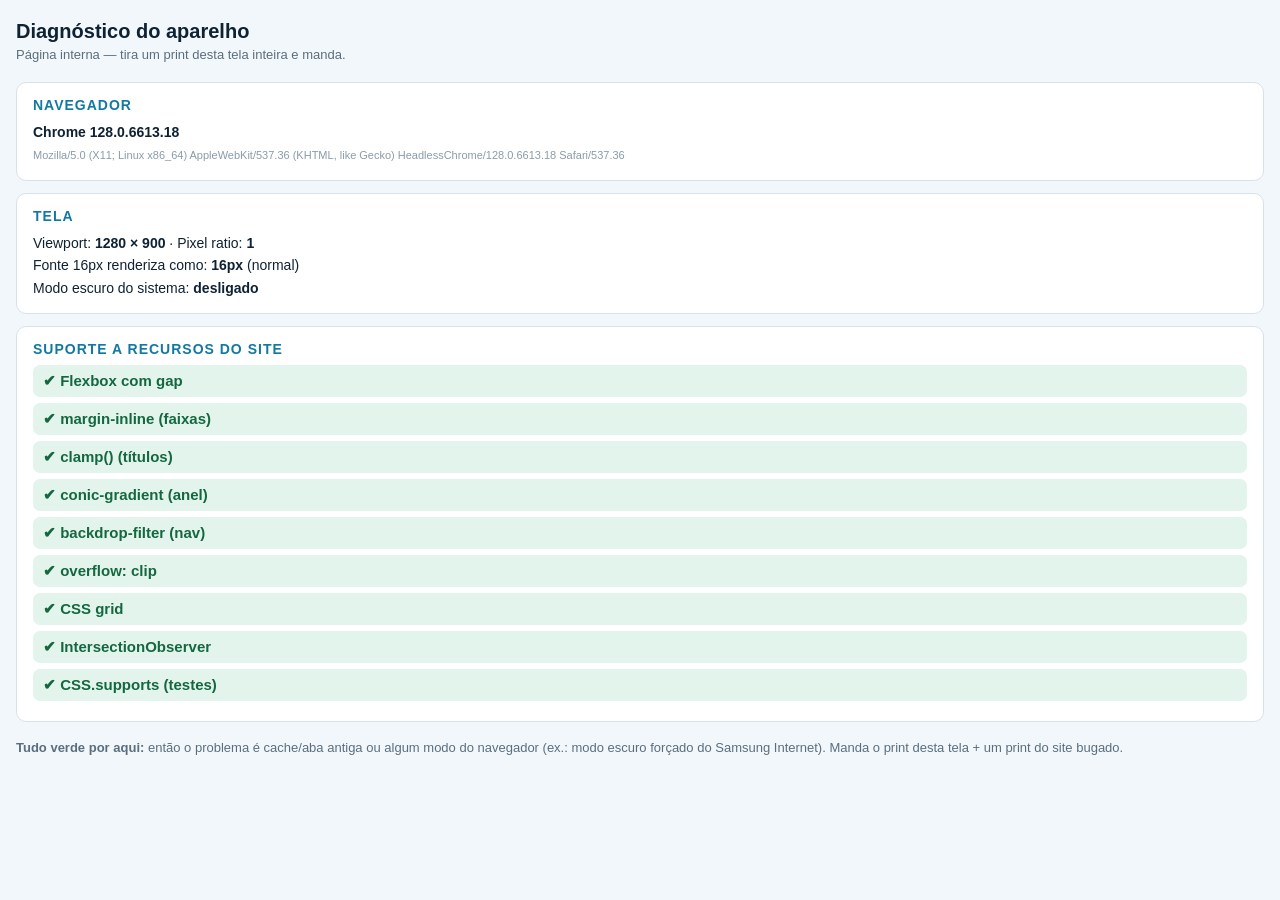
<file: public/diag-device.html>
<!DOCTYPE html>
<html lang="pt-BR">
<head>
<meta charset="UTF-8">
<meta name="viewport" content="width=device-width, initial-scale=1">
<meta name="robots" content="noindex">
<title>Diagnóstico do aparelho — CLINUP (interno)</title>
<style>
/* Página interna de suporte: CSS só com propriedades antigas de propósito,
   pra renderizar direito até em navegador de 2018 */
body { margin: 0; font-family: Arial, sans-serif; background: #F2F7FB; color: #0E2233; padding: 20px 16px 40px; }
h1 { font-size: 20px; margin: 0 0 4px; }
.sub { font-size: 13px; color: #5A6E7E; margin: 0 0 20px; }
.box { background: #fff; border: 1px solid #D8E2EA; border-radius: 10px; padding: 14px 16px; margin-bottom: 12px; }
.box h2 { font-size: 14px; margin: 0 0 8px; color: #1279A3; text-transform: uppercase; letter-spacing: 1px; }
.kv { font-size: 14px; line-height: 1.6; word-break: break-word; }
.row { display: block; font-size: 15px; padding: 7px 10px; border-radius: 7px; margin-bottom: 6px; font-weight: bold; }
.ok { background: #E3F4EC; color: #14683F; }
.bad { background: #FBE4E4; color: #9E2B2B; }
.note { font-size: 13px; color: #5A6E7E; line-height: 1.5; margin-top: 16px; }
</style>
</head>
<body>
<h1>Diagnóstico do aparelho</h1>
<p class="sub">Página interna — tira um print desta tela inteira e manda.</p>

<div class="box">
  <h2>Navegador</h2>
  <div class="kv" id="ua">…</div>
</div>

<div class="box">
  <h2>Tela</h2>
  <div class="kv" id="tela">…</div>
</div>

<div class="box">
  <h2>Suporte a recursos do site</h2>
  <div id="feats">…</div>
</div>

<p class="note" id="veredito"></p>

<script>
(function () {
  // Navegador + versão (parse simples do user agent)
  var ua = navigator.userAgent;
  var browser = 'Desconhecido';
  var m;
  if ((m = ua.match(/SamsungBrowser\/([\d.]+)/))) browser = 'Samsung Internet ' + m[1] + ' (base Chromium ' + ((ua.match(/Chrome\/(\d+)/) || [])[1] || '?') + ')';
  else if ((m = ua.match(/Chrome\/([\d.]+)/))) browser = 'Chrome ' + m[1];
  else if ((m = ua.match(/Firefox\/([\d.]+)/))) browser = 'Firefox ' + m[1];
  document.getElementById('ua').innerHTML =
    '<strong>' + browser + '</strong><br><span style="font-size:11px;color:#8A9BA8;">' + ua + '</span>';

  // Tela + escala de fonte do sistema (font boosting / acessibilidade)
  var probe = document.createElement('div');
  probe.style.cssText = 'font-size:16px;position:absolute;left:-9999px;';
  probe.textContent = 'x';
  document.body.appendChild(probe);
  var fs = window.getComputedStyle(probe).fontSize;
  document.body.removeChild(probe);
  var dark = window.matchMedia && window.matchMedia('(prefers-color-scheme: dark)').matches;
  document.getElementById('tela').innerHTML =
    'Viewport: <strong>' + window.innerWidth + ' × ' + window.innerHeight + '</strong>' +
    ' · Pixel ratio: <strong>' + (window.devicePixelRatio || 1) + '</strong><br>' +
    'Fonte 16px renderiza como: <strong>' + fs + '</strong>' +
    (parseFloat(fs) > 17 ? ' ⚠ (fonte do sistema aumentada!)' : ' (normal)') + '<br>' +
    'Modo escuro do sistema: <strong>' + (dark ? 'ATIVO ⚠' : 'desligado') + '</strong>';

  // Recursos de CSS/JS que o site usa
  var sup = function (p, v) { try { return window.CSS && CSS.supports && CSS.supports(p, v); } catch (e) { return false; } };
  var feats = [
    ['Flexbox com gap',        sup('gap', '10px')],
    ['margin-inline (faixas)', sup('margin-inline', '0px')],
    ['clamp() (títulos)',      sup('width', 'clamp(1px, 2vw, 3px)')],
    ['conic-gradient (anel)',  sup('background', 'conic-gradient(red, blue)')],
    ['backdrop-filter (nav)',  sup('backdrop-filter', 'blur(2px)') || sup('-webkit-backdrop-filter', 'blur(2px)')],
    ['overflow: clip',         sup('overflow-x', 'clip')],
    ['CSS grid',               sup('display', 'grid')],
    ['IntersectionObserver',   'IntersectionObserver' in window],
    ['CSS.supports (testes)',  !!(window.CSS && CSS.supports)]
  ];
  var html = '';
  var falhas = 0;
  for (var i = 0; i < feats.length; i++) {
    var okf = feats[i][1];
    if (!okf) falhas++;
    html += '<span class="row ' + (okf ? 'ok' : 'bad') + '">' + (okf ? '✔ ' : '✖ FALTA: ') + feats[i][0] + '</span>';
  }
  document.getElementById('feats').innerHTML = html;

  var v = document.getElementById('veredito');
  if (falhas >= 2) {
    v.innerHTML = '<strong>Veredito provável:</strong> este navegador é antigo demais pros recursos do site — atualizar o Chrome/Samsung Internet pela Play Store deve resolver.';
  } else if (parseFloat(fs) > 17) {
    v.innerHTML = '<strong>Veredito provável:</strong> a fonte do sistema está aumentada nas configurações do aparelho, o que desmonta o layout.';
  } else {
    v.innerHTML = '<strong>Tudo verde por aqui:</strong> então o problema é cache/aba antiga ou algum modo do navegador (ex.: modo escuro forçado do Samsung Internet). Manda o print desta tela + um print do site bugado.';
  }
}());
</script>
</body>
</html>
</file>
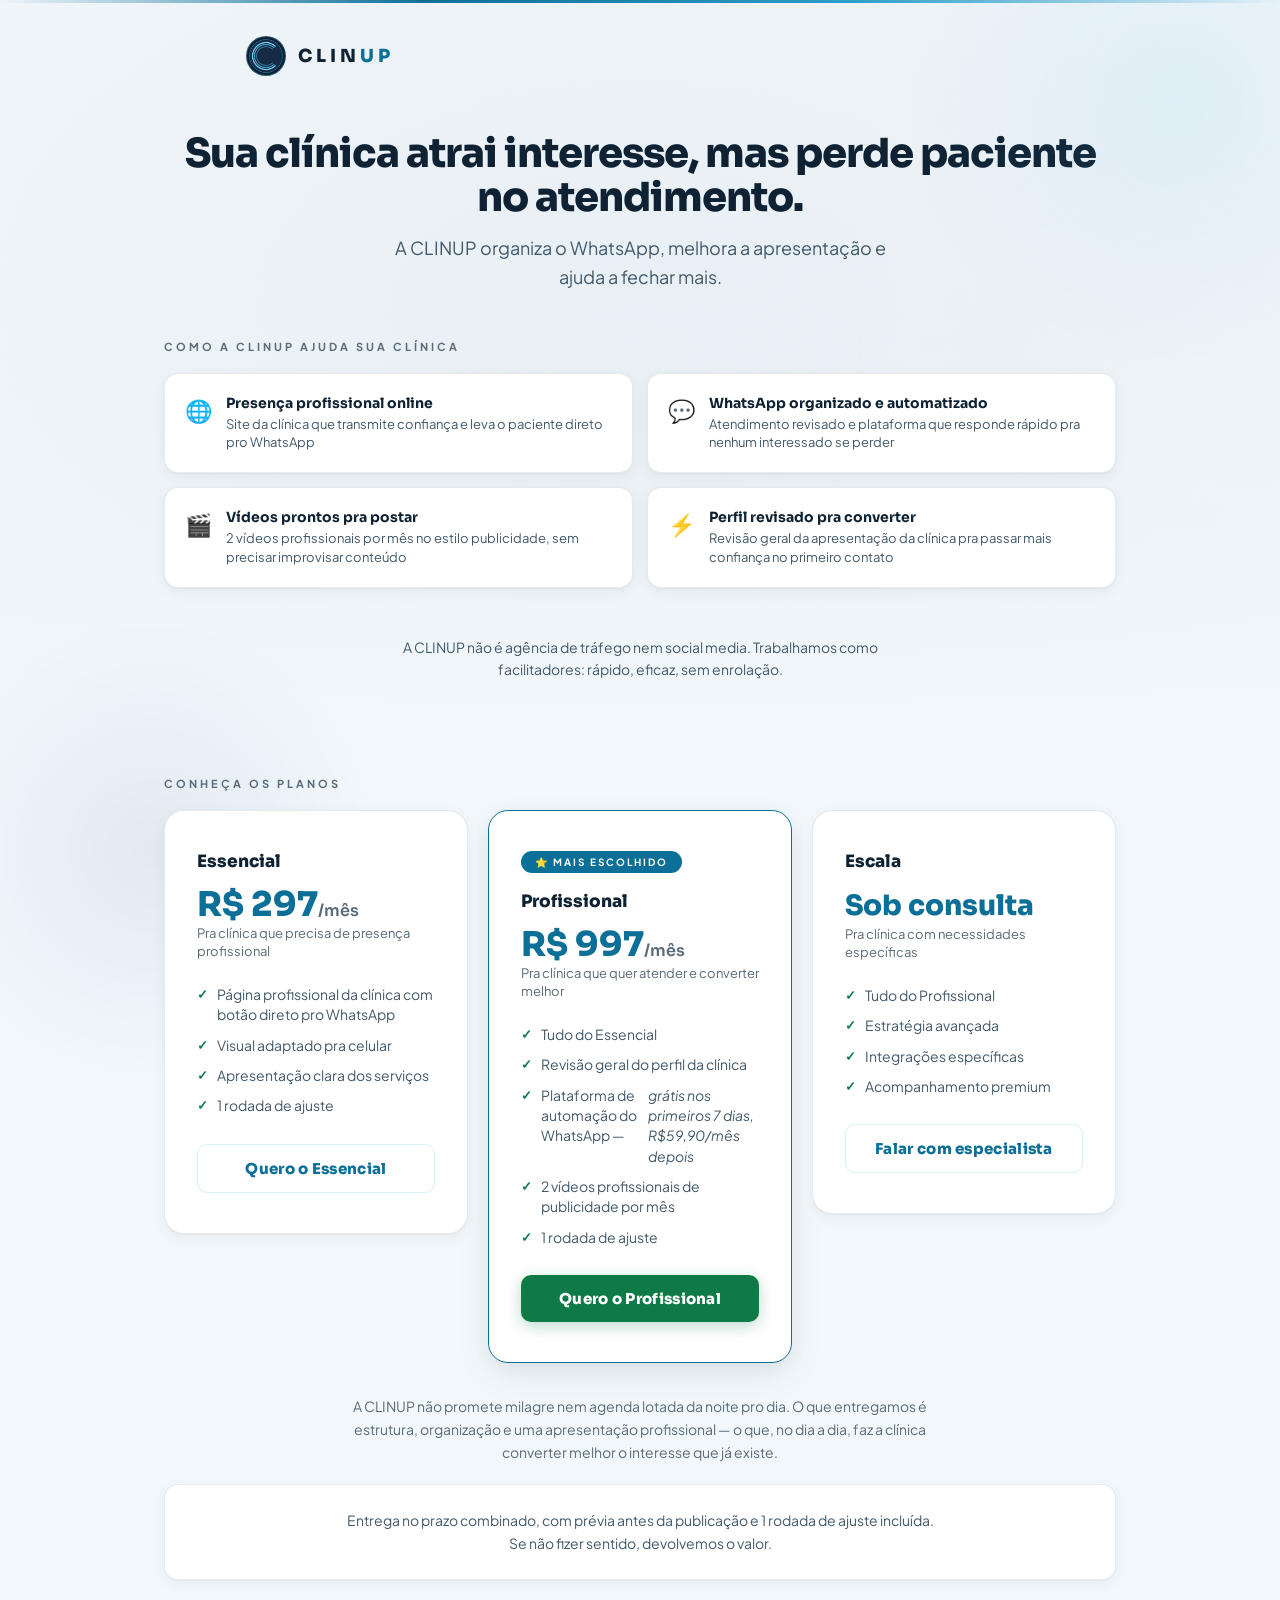
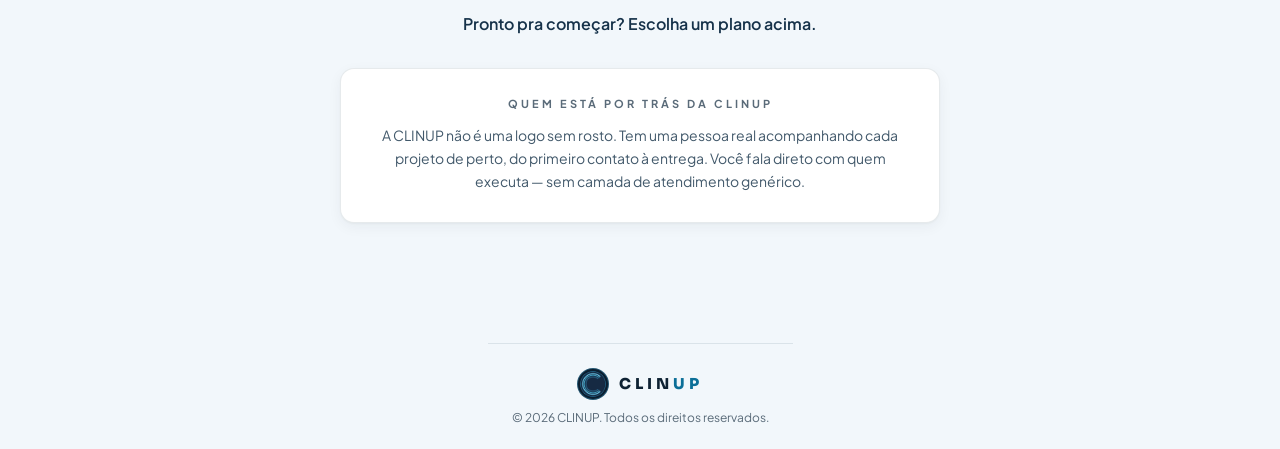
<file: diagnostico-clinup-main/public/planos.html>
<!DOCTYPE html>
<html lang="pt-BR">
<head>
<meta charset="UTF-8">
<meta name="viewport" content="width=device-width, initial-scale=1, viewport-fit=cover">
<title>Planos CLINUP — Estrutura digital-comercial para clínicas</title>
<meta name="description" content="Conheça os planos da CLINUP e escolha o caminho ideal para sua clínica.">
<link href="https://fonts.googleapis.com/css2?family=Sora:wght@400;600;700;800&family=Plus+Jakarta+Sans:wght@300;400;500;600&display=swap" rel="stylesheet">
<link rel="stylesheet" href="assets/css/main.css">
<style>
/* ── Layout da página de planos ── */
header.plans-header {
  justify-content: center;
  text-align: center;
}

.plans-page {
  width: 100%;
  max-width: 1000px;
  margin: 0 auto;
  padding: 48px 24px 80px;
}

/* ── Fundo de topo — imagem de clínica ── */
.plans-top-bg {
  width: 100%;
  overflow: hidden;
  background-image:
    linear-gradient(to bottom,
      rgba(242,247,251,0.90) 0%,
      rgba(242,247,251,0.93) 75%,
      rgba(242,247,251,1) 100%
    ),
    radial-gradient(ellipse at center, rgba(242,247,251,0.55) 10%, rgba(242,247,251,0.88) 100%),
    url('assets/images/fundo-top-para-site-da-clinup.jpeg');
  background-size: auto, auto, cover;
  background-position: 0 0, 0 0, center center;
  background-repeat: no-repeat;
  background-color: #F2F7FB;
}
.plans-top-inner {
  width: 100%;
  max-width: 1000px;
  margin: 0 auto;
  padding: 0 24px;
}

/* ── Hero ── */
.plans-hero {
  text-align: center;
  padding: 56px 0 48px;
}
.plans-hero h1 {
  font-family: 'Sora', sans-serif;
  font-size: clamp(26px, 5vw, 40px);
  font-weight: 800;
  line-height: 1.1;
  letter-spacing: -1px;
  margin-bottom: 14px;
}
.plans-hero p {
  font-size: 18px;
  color: var(--body);
  max-width: 520px;
  margin: 0 auto;
  line-height: 1.6;
}

/* ── O que a CLINUP faz ── */
.plans-section-label {
  font-size: 11px;
  font-weight: 700;
  letter-spacing: 3px;
  text-transform: uppercase;
  color: var(--sub);
  margin-bottom: 20px;
}
.plans-features {
  display: grid;
  grid-template-columns: repeat(2, 1fr);
  gap: 14px;
  margin-bottom: 48px;
}
.feature-item {
  display: flex;
  align-items: flex-start;
  gap: 14px;
  background: var(--card);
  border: 1px solid var(--border);
  border-radius: 14px;
  padding: 20px;
  box-shadow: var(--shadow-sm);
}
.feature-icon {
  font-size: 22px;
  flex-shrink: 0;
  margin-top: 2px;
}
.feature-title {
  font-family: 'Sora', sans-serif;
  font-size: 14px;
  font-weight: 700;
  color: var(--white);
  margin-bottom: 3px;
}
.feature-desc {
  font-size: 13px;
  color: var(--body);
  line-height: 1.45;
}

/* ── Grid de planos ── */
.plans-grid {
  display: grid;
  grid-template-columns: repeat(3, 1fr);
  gap: 20px;
  margin-bottom: 32px;
  align-items: start;
}
.plan-card {
  background: var(--card);
  border: 1px solid var(--border);
  border-radius: 20px;
  padding: 40px 32px;
  display: flex;
  flex-direction: column;
  position: relative;
  transition: border-color 0.2s, box-shadow 0.2s;
  box-shadow: var(--shadow-sm);
}
.plan-card.plan-featured {
  border-color: var(--blue);
  box-shadow: var(--shadow-md);
}
.plan-badge {
  display: none;
  align-items: center;
  gap: 6px;
  padding: 5px 14px;
  background: var(--blue);
  border-radius: 100px;
  font-size: 10px;
  font-weight: 700;
  letter-spacing: 2px;
  text-transform: uppercase;
  color: #fff;
  margin-bottom: 18px;
  width: fit-content;
}
.plan-name {
  font-family: 'Sora', sans-serif;
  font-size: 17px;
  font-weight: 800;
  color: var(--white);
  margin-bottom: 2px;
}
.plan-price {
  font-family: 'Sora', sans-serif;
  font-size: clamp(26px, 3.5vw, 34px);
  font-weight: 800;
  color: var(--blue);
  margin: 14px 0 2px;
  line-height: 1;
}
.plan-price-consult {
  font-family: 'Sora', sans-serif;
  font-size: clamp(22px, 3vw, 28px);
  font-weight: 800;
  color: var(--blue);
  margin: 14px 0 2px;
}
.plan-subtitle {
  font-size: 13px;
  color: var(--sub);
  margin-bottom: 24px;
  line-height: 1.4;
}
.plan-bullets {
  list-style: none;
  flex: 1;
  margin-bottom: 28px;
  display: flex;
  flex-direction: column;
  gap: 10px;
}
.plan-bullets li {
  display: flex;
  align-items: flex-start;
  gap: 9px;
  font-size: 14px;
  color: var(--body);
  line-height: 1.45;
}
.plan-bullets li::before {
  content: '✓';
  color: var(--green);
  font-weight: 700;
  flex-shrink: 0;
  font-size: 13px;
  margin-top: 1px;
}
.plan-btn {
  display: flex;
  align-items: center;
  justify-content: center;
  text-decoration: none;
  border-radius: 10px;
  padding: 14px 20px;
  font-family: 'Sora', sans-serif;
  font-size: 15px;
  font-weight: 800;
  cursor: pointer;
  transition: transform 0.15s, box-shadow 0.15s, border-color 0.15s, background 0.15s;
  letter-spacing: 0.3px;
  text-align: center;
  width: 100%;
}
.plan-btn-primary {
  background: var(--green);
  color: #fff;
  box-shadow: 0 4px 16px rgba(14,122,72,0.28);
}
.plan-btn-primary:hover {
  transform: translateY(-2px);
  box-shadow: 0 8px 24px rgba(14,122,72,0.38);
}
.plan-btn-secondary {
  background: transparent;
  border: 1.5px solid rgba(91,196,240,0.25);
  color: var(--blue);
}
.plan-btn-secondary:hover {
  border-color: var(--blue);
  background: rgba(91,196,240,0.06);
}

/* ── Garantia ── */
.plans-guarantee {
  text-align: center;
  padding: 24px 28px;
  background: var(--card);
  border: 1px solid var(--border);
  border-radius: 14px;
  margin-bottom: 32px;
  box-shadow: var(--shadow-sm);
}
.plans-guarantee p {
  font-size: 14px;
  color: var(--body);
  line-height: 1.65;
  max-width: 600px;
  margin: 0 auto;
}

/* ── Linha de honestidade ── */
.plans-honesty {
  text-align: center;
  font-size: 14px;
  color: var(--sub);
  line-height: 1.65;
  max-width: 600px;
  margin: 0 auto 20px;
}

/* ── Quem está por trás da CLINUP ── */
.plans-team {
  max-width: 600px;
  margin: 0 auto 40px;
  padding: 28px 28px;
  background: var(--card);
  border: 1px solid var(--border);
  border-radius: 14px;
  text-align: center;
  box-shadow: var(--shadow-sm);
}
.plans-team-label {
  font-size: 11px;
  font-weight: 700;
  letter-spacing: 3px;
  text-transform: uppercase;
  color: var(--sub);
  margin-bottom: 14px;
}
.plans-team-text {
  font-size: 14px;
  color: var(--body);
  line-height: 1.65;
  max-width: 520px;
  margin: 0 auto;
}

/* ── Footer ── */
.plans-footer {
  text-align: center;
  padding: 24px 24px;
  border-top: 1px solid var(--border);
  display: flex;
  flex-direction: column;
  align-items: center;
  gap: 10px;
}
.plans-footer-brand {
  display: flex;
  align-items: center;
  gap: 10px;
}
.plans-footer p {
  font-size: 12px;
  color: var(--sub);
}

/* ── Classes utilitárias (extraídas de inline) ── */
.brand-logo {
  border-radius: 50%;
  object-fit: contain;
  border: 1.5px solid rgba(91,196,240,0.35);
  background: #0A1E30;
  padding: 2px;
}
.brand-logo--header { width: 40px; height: 40px; }
.brand-logo--footer { width: 32px; height: 32px; }

.logo-text--sm { font-size: 15px; }

.plan-price-unit {
  font-size: 16px;
  font-weight: 600;
  color: var(--sub);
}

.plans-tagline {
  text-align: center;
  font-size: 14px;
  color: var(--body);
  line-height: 1.6;
  max-width: 560px;
  margin: 0 auto;
  padding-bottom: 48px;
}

.plans-closing {
  text-align: center;
  font-size: 16px;
  font-weight: 600;
  color: var(--off);
  line-height: 1.5;
  max-width: 400px;
  margin: 0 auto 32px;
}

/* ── Responsivo ── */
@media (max-width: 768px) {
  .plans-grid {
    grid-template-columns: 1fr;
  }
  .plans-features {
    grid-template-columns: 1fr;
  }
  .plans-page { padding-top: 40px; }
  .plan-btn   { padding: 15px 20px; }
  .plan-badge { font-size: 12px; letter-spacing: 1.5px; }
  .feature-title { font-size: 16px; }
  .feature-desc  { font-size: 14px; line-height: 1.5; }
  .plan-price-unit { font-size: 14px; }
  .plans-closing   { font-size: 15px; }
}
@media (max-width: 480px) {
  .plan-card {
    padding: 28px 22px;
  }
  .plans-hero {
    padding: 40px 0 36px;
  }
}
</style>
</head>

<body>

<div class="plans-top-bg">
<div class="top-stripe"></div>

<header class="plans-header">
  <img src="assets/images/logo.png" alt="CLINUP" class="brand-logo brand-logo--header">
  <div class="logo-text">CLIN<em>UP</em></div>
</header>

<div class="plans-top-inner">

  <!-- Seção 1 — Hero personalizado -->
  <section class="plans-hero">
    <h1 id="plans-h"></h1>
    <p id="plans-sub"></p>
  </section>

  <!-- Seção 2 — O que a CLINUP faz -->
  <p class="plans-section-label">Como a CLINUP ajuda sua clínica</p>
  <div class="plans-features">
    <div class="feature-item">
      <span class="feature-icon">🌐</span>
      <div>
        <div class="feature-title">Presença profissional online</div>
        <div class="feature-desc">Site da clínica que transmite confiança e leva o paciente direto pro WhatsApp</div>
      </div>
    </div>
    <div class="feature-item">
      <span class="feature-icon">💬</span>
      <div>
        <div class="feature-title">WhatsApp organizado e automatizado</div>
        <div class="feature-desc">Atendimento revisado e plataforma que responde rápido pra nenhum interessado se perder</div>
      </div>
    </div>
    <div class="feature-item">
      <span class="feature-icon">🎬</span>
      <div>
        <div class="feature-title">Vídeos prontos pra postar</div>
        <div class="feature-desc">2 vídeos profissionais por mês no estilo publicidade, sem precisar improvisar conteúdo</div>
      </div>
    </div>
    <div class="feature-item">
      <span class="feature-icon">⚡</span>
      <div>
        <div class="feature-title">Perfil revisado pra converter</div>
        <div class="feature-desc">Revisão geral da apresentação da clínica pra passar mais confiança no primeiro contato</div>
      </div>
    </div>
  </div>

  <p class="plans-tagline">A CLINUP não é agência de tráfego nem social media. Trabalhamos como facilitadores: rápido, eficaz, sem enrolação.</p>

</div><!-- /.plans-top-inner -->
</div><!-- /.plans-top-bg -->

<main class="plans-page">

  <!-- Seção 3 — Cards de planos -->
  <p class="plans-section-label">Conheça os planos</p>
  <div class="plans-grid">

    <!-- Plano Essencial -->
    <div class="plan-card" id="card-essencial">
      <div class="plan-badge" id="badge-essencial">⭐ Mais escolhido</div>
      <div class="plan-name">Essencial</div>
      <div class="plan-price">R$ 297<span class="plan-price-unit">/mês</span></div>
      <div class="plan-subtitle">Pra clínica que precisa de presença profissional</div>
      <ul class="plan-bullets">
        <li>Página profissional da clínica com botão direto pro WhatsApp</li>
        <li>Visual adaptado pra celular</li>
        <li>Apresentação clara dos serviços</li>
        <li>1 rodada de ajuste</li>
      </ul>
      <a class="plan-btn plan-btn-secondary"
         href="https://wa.me/5511951438583?text=Ol%C3%A1%2C%20fiz%20o%20diagn%C3%B3stico%20da%20CLINUP%20e%20escolho%20o%20Plano%20Essencial%20(R%24297%2Fm%C3%AAs)."
         target="_blank" rel="noopener noreferrer"
         aria-label="Contratar o Plano Essencial por R$ 297 por mês">
        Quero o Essencial
      </a>
    </div>

    <!-- Plano Profissional -->
    <div class="plan-card" id="card-profissional">
      <div class="plan-badge" id="badge-profissional">⭐ Mais escolhido</div>
      <div class="plan-name">Profissional</div>
      <div class="plan-price">R$ 997<span class="plan-price-unit">/mês</span></div>
      <div class="plan-subtitle">Pra clínica que quer atender e converter melhor</div>
      <ul class="plan-bullets">
        <li>Tudo do Essencial</li>
        <li>Revisão geral do perfil da clínica</li>
        <li>Plataforma de automação do WhatsApp — <em>grátis nos primeiros 7 dias, R$59,90/mês depois</em></li>
        <li>2 vídeos profissionais de publicidade por mês</li>
        <li>1 rodada de ajuste</li>
      </ul>
      <a class="plan-btn plan-btn-secondary"
         href="https://wa.me/5511951438583?text=Ol%C3%A1%2C%20fiz%20o%20diagn%C3%B3stico%20da%20CLINUP%20e%20escolho%20o%20Plano%20Profissional%20(R%24997%2Fm%C3%AAs)."
         target="_blank" rel="noopener noreferrer"
         aria-label="Contratar o Plano Profissional por R$ 997 por mês">
        Quero o Profissional
      </a>
    </div>

    <!-- Plano Escala -->
    <div class="plan-card" id="card-escala">
      <div class="plan-badge" id="badge-escala">⭐ Mais escolhido</div>
      <div class="plan-name">Escala</div>
      <div class="plan-price-consult">Sob consulta</div>
      <div class="plan-subtitle">Pra clínica com necessidades específicas</div>
      <ul class="plan-bullets">
        <li>Tudo do Profissional</li>
        <li>Estratégia avançada</li>
        <li>Integrações específicas</li>
        <li>Acompanhamento premium</li>
      </ul>
      <a class="plan-btn plan-btn-secondary"
         href="https://wa.me/5511951438583?text=Ol%C3%A1%2C%20fiz%20o%20diagn%C3%B3stico%20da%20CLINUP%20e%20quero%20saber%20mais%20sobre%20o%20Plano%20Escala."
         target="_blank" rel="noopener noreferrer"
         aria-label="Falar com especialista sobre o Plano Escala">
        Falar com especialista
      </a>
    </div>

  </div>

  <!-- Linha de honestidade -->
  <p class="plans-honesty">A CLINUP não promete milagre nem agenda lotada da noite pro dia. O que entregamos é estrutura, organização e uma apresentação profissional — o que, no dia a dia, faz a clínica converter melhor o interesse que já existe.</p>

  <!-- Seção 4 — Garantia -->
  <div class="plans-guarantee">
    <p>Entrega no prazo combinado, com prévia antes da publicação e 1 rodada de ajuste incluída. Se não fizer sentido, devolvemos o valor.</p>
  </div>

  <p class="plans-closing">Pronto pra começar? Escolha um plano acima.</p>

  <!-- Quem está por trás da CLINUP -->
  <section class="plans-team">
    <p class="plans-team-label">Quem está por trás da CLINUP</p>
    <p class="plans-team-text">A CLINUP não é uma logo sem rosto. Tem uma pessoa real acompanhando cada projeto de perto, do primeiro contato à entrega. Você fala direto com quem executa — sem camada de atendimento genérico.</p>
  </section>

</main>

<footer class="plans-footer">
  <div class="plans-footer-brand">
    <img src="assets/images/logo.png" alt="CLINUP" class="brand-logo brand-logo--footer">
    <div class="logo-text logo-text--sm">CLIN<em>UP</em></div>
  </div>
  <p>© 2026 CLINUP. Todos os direitos reservados.</p>
</footer>

<script>
(function () {
  function getResultado() {
    var p = new URLSearchParams(window.location.search);
    var qs = p.get('resultado');
    if (qs === 'bom' || qs === 'mediano' || qs === 'critico') return qs;
    try {
      var saved = localStorage.getItem('clinup_lead');
      if (saved) {
        var map = { good: 'bom', moderate: 'mediano', critical: 'critico' };
        var mapped = map[JSON.parse(saved).resultado];
        if (mapped) return mapped;
      }
    } catch (e) {}
    return 'mediano';
  }

  var COPY = {
    bom: {
      h:     'Sua clínica já tem uma boa base. A CLINUP refina a apresentação e o atendimento pra você converter mais.',
      sub:   'Veja os planos abaixo.',
      badge: 'essencial'
    },
    mediano: {
      h:     'Sua clínica atrai interesse, mas perde paciente no atendimento.',
      sub:   'A CLINUP organiza o WhatsApp, melhora a apresentação e ajuda a fechar mais.',
      badge: 'profissional'
    },
    critico: {
      h:     'Sua clínica tem potencial, mas falta organização. A CLINUP cuida da apresentação, do WhatsApp e do atendimento pra você fechar mais.',
      sub:   'Veja os planos abaixo.',
      badge: 'profissional'
    }
  };

  var r = getResultado();
  var c = COPY[r];

  document.getElementById('plans-h').textContent   = c.h;
  document.getElementById('plans-sub').textContent = c.sub;

  // Esconde todos os badges, mostra o correto
  document.querySelectorAll('.plan-badge').forEach(function (b) {
    b.style.display = 'none';
  });
  document.getElementById('badge-' + c.badge).style.display = 'inline-flex';

  // Remove destaque de todos, aplica no correto
  document.querySelectorAll('.plan-card').forEach(function (card) {
    card.classList.remove('plan-featured');
    // botão do card sem destaque → secondary
    var btn = card.querySelector('.plan-btn');
    if (btn) {
      btn.classList.remove('plan-btn-primary');
      btn.classList.add('plan-btn-secondary');
    }
  });

  var featuredCard = document.getElementById('card-' + c.badge);
  featuredCard.classList.add('plan-featured');
  var featuredBtn = featuredCard.querySelector('.plan-btn');
  if (featuredBtn) {
    featuredBtn.classList.remove('plan-btn-secondary');
    featuredBtn.classList.add('plan-btn-primary');
  }
}());
</script>

</body>
</html>
</file>
<file: assets/css/main.css>
﻿*, *::before, *::after { box-sizing: border-box; margin: 0; padding: 0; }

:root {
  /* Tema premium claro — nomes mantidos, valores redefinidos.
     Os papéis dos tokens são os mesmos; só migraram de escuro → claro. */
  --bg:        #F2F7FB;  /* off-white com leve tom azul — fundo da página */
  --card:      #FFFFFF;  /* cards brancos (elevação sobre o off-white)   */
  --blue:      #0C6F98;  /* azul de marca profundo — accent/texto (AA)   */
  --blue-soft: #5BC4F0;  /* cyan de marca — fills, botões, foco, decor.  */
  --blue2:     #2D9EC9;
  --blue3:     #1A5F80;
  --white:     #0E2233;  /* texto primário (navy)                        */
  --off:       #16324A;  /* texto de ênfase                              */
  --body:      #42596B;  /* texto de corpo (slate, AA)                   */
  --sub:       #5A6B79;  /* secundário / labels (AA em texto pequeno)    */
  --border:    rgba(16,50,75,0.10);
  --green:     #0E7A48;  /* WhatsApp / checks — texto branco passa AA    */
  --red:       #B23A2E;  /* estado crítico — terracota (não alarme)      */
  --orange:    #9A5208;  /* estado mediano — âmbar terroso (AA)          */
  --shadow-sm: 0 1px 2px rgba(16,40,60,0.04), 0 4px 14px rgba(16,40,60,0.05);
  --shadow-md: 0 6px 22px rgba(16,40,60,0.07), 0 14px 40px rgba(16,40,60,0.05);
}

html { scroll-behavior: smooth; }

body {
  background: var(--bg);
  color: var(--white);
  font-family: 'Plus Jakarta Sans', sans-serif;
  min-height: 100vh;
  display: flex;
  flex-direction: column;
  align-items: center;
  overflow-x: hidden;
}

body::before {
  content: '';
  position: fixed; top: -200px; right: -200px;
  width: 600px; height: 600px; border-radius: 50%;
  background: radial-gradient(circle, rgba(91,196,240,0.09) 0%, transparent 65%);
  pointer-events: none; z-index: 0;
}
body::after {
  content: '';
  position: fixed; bottom: -200px; left: -100px;
  width: 500px; height: 500px; border-radius: 50%;
  background: radial-gradient(circle, rgba(20,70,110,0.07) 0%, transparent 65%);
  pointer-events: none; z-index: 0;
}

.top-stripe {
  position: fixed; top: 0; left: 0; right: 0; height: 3px;
  background: linear-gradient(90deg, transparent, var(--blue), var(--blue2), transparent);
  z-index: 100;
}

header {
  position: relative; z-index: 10;
  width: 100%; max-width: 640px;
  padding: 36px 24px 0;
  display: flex; align-items: center; gap: 12px;
}


.logo-text { font-family: 'Sora', sans-serif; font-size: 18px; font-weight: 800; letter-spacing: 4px; text-transform: uppercase; color: var(--white); }
.logo-text em { color: var(--blue); font-style: normal; }

main {
  position: relative; z-index: 10;
  width: 100%; max-width: 640px;
  padding: 36px 24px 80px;
}

/* INTRO */
.intro { text-align: center; animation: fadeUp 0.5s ease both; }
.badge {
  display: inline-flex; align-items: center; gap: 7px;
  padding: 7px 16px; background: rgba(91,196,240,0.08);
  border: 1px solid rgba(91,196,240,0.22); border-radius: 100px;
  font-size: 11px; font-weight: 700; letter-spacing: 3px; text-transform: uppercase;
  color: var(--blue); margin-bottom: 28px;
}
.badge::before { content: ''; width: 5px; height: 5px; border-radius: 50%; background: var(--blue); box-shadow: 0 0 8px rgba(91,196,240,0.9); }
.intro h1 { font-family: 'Sora', sans-serif; font-size: clamp(34px, 7vw, 52px); font-weight: 800; line-height: 1.05; letter-spacing: -1.5px; margin-bottom: 20px; }
.intro h1 em { color: var(--blue); font-style: normal; }
.intro p { font-size: 18px; font-weight: 400; color: var(--body); line-height: 1.65; max-width: 500px; margin: 0 auto 32px; }
.intro p strong { color: var(--off); font-weight: 600; }
.intro-meta { display: flex; align-items: center; justify-content: center; gap: 24px; margin-bottom: 36px; flex-wrap: wrap; }
.meta-item { display: flex; align-items: center; gap: 8px; font-size: 13px; font-weight: 500; color: var(--sub); }
.meta-item .dot { width: 5px; height: 5px; border-radius: 50%; background: var(--blue); }

.btn-start {
  display: inline-flex; align-items: center; gap: 12px;
  background: linear-gradient(135deg, var(--blue-soft) 0%, var(--blue2) 100%);
  color: #060D15; font-family: 'Sora', sans-serif; font-size: 17px; font-weight: 800;
  border: none; border-radius: 12px; padding: 18px 40px; cursor: pointer;
  box-shadow: 0 8px 22px rgba(45,158,201,0.28);
  transition: transform 0.15s, box-shadow 0.15s; letter-spacing: 0.3px;
}
.btn-start:hover { transform: translateY(-2px); box-shadow: 0 12px 40px rgba(91,196,240,0.45); }

/* PROGRESS */
.progress-wrap { margin-bottom: 32px; display: none; }
.progress-wrap.show { display: block; }
.progress-label { display: flex; justify-content: space-between; font-size: 12px; font-weight: 600; color: var(--sub); letter-spacing: 2px; text-transform: uppercase; margin-bottom: 10px; }
.progress-label span { color: var(--blue); }
.progress-track { height: 3px; background: rgba(16,50,75,0.08); border-radius: 100px; overflow: hidden; }
.progress-fill { height: 100%; background: linear-gradient(90deg, var(--blue2), var(--blue-soft)); border-radius: 100px; transition: width 0.5s cubic-bezier(0.4,0,0.2,1); }

/* QUESTION */
.question-screen { display: none; }
.question-screen.active { display: block; animation: fadeUp 0.35s ease both; }

.q-card { background: var(--card); border: 1px solid var(--border); border-radius: 20px; padding: 36px 32px; margin-bottom: 16px; box-shadow: var(--shadow-md); }
.q-number { font-size: 11px; font-weight: 700; letter-spacing: 4px; text-transform: uppercase; color: var(--blue); margin-bottom: 14px; }
.q-text { font-family: 'Sora', sans-serif; font-size: clamp(20px, 4vw, 26px); font-weight: 700; line-height: 1.3; color: var(--white); margin-bottom: 6px; }
.q-hint { font-size: 14px; font-weight: 400; color: var(--sub); margin-bottom: 26px; line-height: 1.5; }

.options { display: flex; flex-direction: column; gap: 10px; }
.opt {
  display: flex; align-items: center; gap: 16px;
  background: rgba(16,50,75,0.03); border: 1.5px solid var(--border);
  border-radius: 12px; padding: 16px 20px; cursor: pointer;
  font-size: 16px; font-weight: 500; color: var(--off);
  transition: border-color 0.2s, background 0.2s, transform 0.15s;
  text-align: left; width: 100%; font-family: 'Plus Jakarta Sans', sans-serif;
  line-height: 1.4; -webkit-tap-highlight-color: transparent;
}
.opt:hover { border-color: rgba(91,196,240,0.4); background: rgba(91,196,240,0.06); transform: translateX(3px); }
.opt.selected { border-color: var(--blue); background: rgba(91,196,240,0.1); color: var(--white); }
.opt-icon {
  width: 34px; height: 34px; border-radius: 50%;
  background: rgba(91,196,240,0.08); border: 1px solid rgba(91,196,240,0.2);
  display: flex; align-items: center; justify-content: center;
  font-size: 16px; flex-shrink: 0; transition: background 0.2s;
}
.opt.selected .opt-icon { background: var(--blue); border-color: var(--blue); }

/* NAV BUTTONS */
.nav-btns {
  display: flex; gap: 10px; margin-top: 4px;
}
.btn-back {
  display: flex; align-items: center; gap: 8px;
  background: transparent; border: 1.5px solid rgba(91,196,240,0.2);
  color: var(--sub); font-family: 'Plus Jakarta Sans', sans-serif;
  font-size: 14px; font-weight: 600; border-radius: 10px;
  padding: 15px 20px; cursor: pointer;
  transition: border-color 0.2s, color 0.2s;
}
.btn-back:hover { border-color: rgba(91,196,240,0.45); color: var(--blue); }

.btn-next {
  flex: 1; display: flex; align-items: center; justify-content: center; gap: 8px;
  background: linear-gradient(135deg, var(--blue-soft) 0%, var(--blue2) 100%);
  color: #060D15; font-family: 'Sora', sans-serif;
  font-size: 15px; font-weight: 800; border: none;
  border-radius: 10px; padding: 14px 24px; cursor: pointer;
  box-shadow: 0 4px 16px rgba(45,158,201,0.22);
  transition: transform 0.15s, box-shadow 0.15s;
  opacity: 0.35; pointer-events: none;
}
.btn-next.enabled { opacity: 1; pointer-events: auto; }
.btn-next.enabled:hover { transform: translateY(-2px); box-shadow: 0 8px 28px rgba(91,196,240,0.4); }

/* RESULT */
.result-screen { display: none; }
.result-screen.show { display: block; animation: fadeUp 0.5s ease both; }

/* Score card at top */
.score-card {
  background: var(--card); border: 1px solid var(--border);
  border-radius: 20px; padding: 36px 32px; text-align: center;
  margin-bottom: 16px; position: relative; overflow: hidden;
  box-shadow: var(--shadow-md);
}
.score-card::before {
  content: ''; position: absolute; top: 0; left: 0; right: 0; height: 3px;
}
.score-card.good::before { background: linear-gradient(90deg, transparent, var(--blue-soft), transparent); }
.score-card.moderate::before { background: linear-gradient(90deg, transparent, #C9791C, transparent); }
.score-card.critical::before { background: linear-gradient(90deg, transparent, #C24233, transparent); }

.result-badge {
  display: inline-flex; align-items: center; gap: 8px;
  padding: 7px 16px; border-radius: 100px;
  font-size: 11px; font-weight: 700; letter-spacing: 2px; text-transform: uppercase;
  margin-bottom: 20px;
}
.result-badge.critical { background: rgba(178,58,46,0.10); border: 1px solid rgba(178,58,46,0.28); color: var(--red); }
.result-badge.moderate { background: rgba(154,82,8,0.10); border: 1px solid rgba(154,82,8,0.28); color: var(--orange); }
.result-badge.good { background: rgba(91,196,240,0.12); border: 1px solid rgba(12,111,152,0.28); color: var(--blue); }

.result-title { font-family: 'Sora', sans-serif; font-size: clamp(26px, 5vw, 38px); font-weight: 800; line-height: 1.1; letter-spacing: -1px; margin-bottom: 14px; }
.result-sub { font-size: 17px; font-weight: 400; color: var(--body); line-height: 1.65; }
.result-sub strong { color: var(--off); font-weight: 600; }
.result-thesis { font-size: 14px; font-weight: 500; color: var(--blue); line-height: 1.6; margin-top: 18px; padding-top: 18px; border-top: 1px solid rgba(91,196,240,0.15); }

/* Divider */
.section-label {
  font-size: 11px; font-weight: 700; letter-spacing: 3px; text-transform: uppercase;
  color: var(--sub); margin: 28px 0 14px;
}

/* Findings */
.findings { display: flex; flex-direction: column; gap: 10px; margin-bottom: 28px; }
.finding {
  display: flex; align-items: flex-start; gap: 14px;
  background: var(--card); border: 1px solid var(--border);
  border-radius: 14px; padding: 18px 20px;
  box-shadow: var(--shadow-sm);
}
.finding-icon { width: 36px; height: 36px; border-radius: 8px; display: flex; align-items: center; justify-content: center; font-size: 18px; flex-shrink: 0; }
.finding-icon.red { background: rgba(178,58,46,0.12); }
.finding-icon.orange { background: rgba(154,82,8,0.12); }
.finding-icon.blue { background: rgba(91,196,240,0.14); }
.finding-title { font-family: 'Sora', sans-serif; font-size: 15px; font-weight: 700; color: var(--white); margin-bottom: 4px; }
.finding-desc { font-size: 14px; font-weight: 400; color: var(--body); line-height: 1.55; }

/* Two paths — reflexão antes do CTA */
.result-paths { display: grid; grid-template-columns: repeat(2, 1fr); gap: 10px; margin-bottom: 28px; }
.result-path { background: var(--card); border: 1px solid var(--border); border-radius: 14px; padding: 18px 20px; box-shadow: var(--shadow-sm); }
.result-path--accent { border-color: rgba(91,196,240,0.3); background: rgba(91,196,240,0.04); }
.result-path-title { font-family: 'Sora', sans-serif; font-size: 15px; font-weight: 700; color: var(--white); margin-bottom: 6px; }
.result-path-desc { font-size: 14px; font-weight: 400; color: var(--body); line-height: 1.55; }

/* CTA FINAL */
.cta-section {
  background: var(--card);
  border: 1px solid rgba(12,111,152,0.18);
  border-radius: 20px; padding: 40px 32px;
  padding-bottom: calc(40px + env(safe-area-inset-bottom));
  text-align: center;
  position: relative; overflow: hidden;
  box-shadow: var(--shadow-md);
}
.cta-section::before {
  content: ''; position: absolute; top: -80px; right: -80px;
  width: 300px; height: 300px; border-radius: 50%;
  background: radial-gradient(circle, rgba(91,196,240,0.08) 0%, transparent 65%);
}
.cta-eyebrow {
  font-size: 11px; font-weight: 700; letter-spacing: 3px; text-transform: uppercase;
  color: var(--blue); margin-bottom: 16px;
}
.cta-title {
  font-family: 'Sora', sans-serif; font-size: clamp(22px, 4vw, 30px); font-weight: 800;
  line-height: 1.2; margin-bottom: 16px;
}
.cta-desc { font-size: 16px; color: var(--body); line-height: 1.65; margin-bottom: 32px; }
.cta-desc strong { color: var(--off); font-weight: 600; }

.btn-whatsapp {
  display: flex; align-items: center; justify-content: center; gap: 12px;
  background: linear-gradient(135deg, var(--blue-soft) 0%, var(--blue2) 100%); color: #060D15;
  font-family: 'Sora', sans-serif; font-size: 17px; font-weight: 800;
  border: none; border-radius: 12px; padding: 20px 32px; cursor: pointer;
  text-decoration: none; width: 100%;
  box-shadow: 0 8px 22px rgba(45,158,201,0.28);
  transition: transform 0.15s, box-shadow 0.15s; letter-spacing: 0.3px;
  margin-bottom: 16px;
}
.btn-whatsapp:hover { transform: translateY(-2px); box-shadow: 0 12px 36px rgba(91,196,240,0.45); }
.btn-whatsapp .wpp-icon {
  width: 28px; height: 28px; flex-shrink: 0;
}

.cta-note { font-size: 13px; color: var(--sub); line-height: 1.5; }

.btn-restart {
  display: flex; align-items: center; justify-content: center; gap: 8px;
  background: transparent; border: 1.5px solid var(--border);
  color: var(--sub); font-family: 'Plus Jakarta Sans', sans-serif;
  font-size: 13px; font-weight: 600; border-radius: 10px;
  padding: 16px 20px; cursor: pointer; width: 100%; margin-top: 14px;
  transition: border-color 0.2s, color 0.2s;
}
.btn-restart:hover { border-color: rgba(12,111,152,0.4); color: var(--blue); }

@keyframes fadeUp {
  from { opacity: 0; transform: translateY(18px); }
  to   { opacity: 1; transform: translateY(0); }
}

@media (max-width: 480px) {
  .q-card { padding: 28px 22px; }
  .opt { padding: 14px 16px; font-size: 15px; }
  .cta-section { padding: 32px 22px; padding-bottom: calc(32px + env(safe-area-inset-bottom)); }
  .score-card { padding: 28px 22px; }
  .finding { padding: 14px 16px; gap: 12px; }
  .result-paths { grid-template-columns: 1fr; }
}

/* LEAD FORM SCREEN */
.lead-screen { animation: fadeUp 0.5s ease both; position:relative;overflow:visible; }
.hidden { display: none !important; }
.lead-screen.hidden { display: none; }

.lead-headline {
  font-family: 'Sora', sans-serif;
  font-size: clamp(28px, 6vw, 42px);
  font-weight: 800; line-height: 1.1;
  letter-spacing: -1.5px; margin-bottom: 14px;
  text-align: center;
}
.lead-headline em { color: var(--blue); font-style: normal; }

.lead-sub {
  font-size: 16px; font-weight: 400; color: var(--body);
  line-height: 1.65; text-align: center;
  max-width: 460px; margin: 0 auto 36px;
}
.lead-sub strong { color: var(--off); font-weight: 600; }

.lead-form {
  display: flex; flex-direction: column; gap: 14px;
  margin-bottom: 20px;
}

.field-wrap { display: flex; flex-direction: column; gap: 6px; }

.field-label {
  font-size: 12px; font-weight: 700;
  letter-spacing: 2px; text-transform: uppercase;
  color: var(--sub);
}

.field-input {
  width: 100%;
  background: #FFFFFF;
  border: 1.5px solid var(--border);
  border-radius: 12px;
  padding: 16px 18px;
  font-size: 16px; font-weight: 500;
  color: var(--white);
  font-family: 'Plus Jakarta Sans', sans-serif;
  outline: none;
  transition: border-color 0.2s, background 0.2s;
  -webkit-appearance: none;
}
.field-input::placeholder { color: var(--sub); font-weight: 400; }
.field-input:focus {
  border-color: var(--blue-soft);
  background: #FFFFFF;
  box-shadow: 0 0 0 3px rgba(91,196,240,0.15);
}

.btn-continue {
  display: flex; align-items: center; justify-content: center; gap: 10px;
  background: linear-gradient(135deg, var(--blue-soft) 0%, var(--blue2) 100%);
  color: #060D15; font-family: 'Sora', sans-serif;
  font-size: 17px; font-weight: 800;
  border: none; border-radius: 12px;
  padding: 18px 32px; cursor: pointer; width: 100%;
  box-shadow: 0 8px 22px rgba(45,158,201,0.26);
  transition: transform 0.15s, box-shadow 0.15s;
  letter-spacing: 0.3px;
  opacity: 0.4; pointer-events: none;
}
.btn-continue.enabled {
  opacity: 1; pointer-events: auto;
}
.btn-continue.enabled:hover {
  transform: translateY(-2px);
  box-shadow: 0 12px 40px rgba(91,196,240,0.45);
}

.lead-privacy {
  text-align: center; font-size: 12px;
  color: var(--sub); line-height: 1.5; margin-top: 4px;
}
.lead-privacy a { color: var(--blue); text-decoration: none; }


.field-error {
  font-size: 12px; font-weight: 600;
  color: var(--red); min-height: 16px;
  display: block; margin-top: 2px;
  letter-spacing: 0.3px;
}
.field-input.invalid {
  border-color: rgba(178,58,46,0.55);
  background: rgba(178,58,46,0.03);
}
.field-input.valid {
  border-color: rgba(12,111,152,0.5);
  background: rgba(91,196,240,0.05);
}


.chart-bg-mobile { display: block; }

@media (max-width: 768px) {
  .btn-start { width: 100%; }
  .btn-next  { padding: 15px 24px; }
  .opt       { padding: 15px 16px; }
  .intro h1, .lead-headline { letter-spacing: -0.5px; }
  .intro-meta { gap: 16px; }
}
</file>
<file: diagnostico-clinup-main/public/assets/css/main.css>
﻿*, *::before, *::after { box-sizing: border-box; margin: 0; padding: 0; }

:root {
  /* Tema premium claro — nomes mantidos, valores redefinidos.
     Os papéis dos tokens são os mesmos; só migraram de escuro → claro. */
  --bg:        #F2F7FB;  /* off-white com leve tom azul — fundo da página */
  --card:      #FFFFFF;  /* cards brancos (elevação sobre o off-white)   */
  --blue:      #0C6F98;  /* azul de marca profundo — accent/texto (AA)   */
  --blue-soft: #5BC4F0;  /* cyan de marca — fills, botões, foco, decor.  */
  --blue2:     #2D9EC9;
  --blue3:     #1A5F80;
  --white:     #0E2233;  /* texto primário (navy)                        */
  --off:       #16324A;  /* texto de ênfase                              */
  --body:      #42596B;  /* texto de corpo (slate, AA)                   */
  --sub:       #5A6B79;  /* secundário / labels (AA em texto pequeno)    */
  --border:    rgba(16,50,75,0.10);
  --green:     #0E7A48;  /* WhatsApp / checks — texto branco passa AA    */
  --red:       #B23A2E;  /* estado crítico — terracota (não alarme)      */
  --orange:    #9A5208;  /* estado mediano — âmbar terroso (AA)          */
  --shadow-sm: 0 1px 2px rgba(16,40,60,0.04), 0 4px 14px rgba(16,40,60,0.05);
  --shadow-md: 0 6px 22px rgba(16,40,60,0.07), 0 14px 40px rgba(16,40,60,0.05);
}

html { scroll-behavior: smooth; }

body {
  background: var(--bg);
  color: var(--white);
  font-family: 'Plus Jakarta Sans', sans-serif;
  min-height: 100vh;
  display: flex;
  flex-direction: column;
  align-items: center;
  overflow-x: hidden;
}

body::before {
  content: '';
  position: fixed; top: -200px; right: -200px;
  width: 600px; height: 600px; border-radius: 50%;
  background: radial-gradient(circle, rgba(91,196,240,0.09) 0%, transparent 65%);
  pointer-events: none; z-index: 0;
}
body::after {
  content: '';
  position: fixed; bottom: -200px; left: -100px;
  width: 500px; height: 500px; border-radius: 50%;
  background: radial-gradient(circle, rgba(20,70,110,0.07) 0%, transparent 65%);
  pointer-events: none; z-index: 0;
}

.top-stripe {
  position: fixed; top: 0; left: 0; right: 0; height: 3px;
  background: linear-gradient(90deg, transparent, var(--blue), var(--blue2), transparent);
  z-index: 100;
}

header {
  position: relative; z-index: 10;
  width: 100%; max-width: 640px;
  padding: 36px 24px 0;
  display: flex; align-items: center; gap: 12px;
}


.logo-text { font-family: 'Sora', sans-serif; font-size: 18px; font-weight: 800; letter-spacing: 4px; text-transform: uppercase; color: var(--white); }
.logo-text em { color: var(--blue); font-style: normal; }

main {
  position: relative; z-index: 10;
  width: 100%; max-width: 640px;
  padding: 36px 24px 80px;
}

/* INTRO */
.intro { text-align: center; animation: fadeUp 0.5s ease both; }
.badge {
  display: inline-flex; align-items: center; gap: 7px;
  padding: 7px 16px; background: rgba(91,196,240,0.08);
  border: 1px solid rgba(91,196,240,0.22); border-radius: 100px;
  font-size: 11px; font-weight: 700; letter-spacing: 3px; text-transform: uppercase;
  color: var(--blue); margin-bottom: 28px;
}
.badge::before { content: ''; width: 5px; height: 5px; border-radius: 50%; background: var(--blue); box-shadow: 0 0 8px rgba(91,196,240,0.9); }
.intro h1 { font-family: 'Sora', sans-serif; font-size: clamp(34px, 7vw, 52px); font-weight: 800; line-height: 1.05; letter-spacing: -1.5px; margin-bottom: 20px; }
.intro h1 em { color: var(--blue); font-style: normal; }
.intro p { font-size: 18px; font-weight: 400; color: var(--body); line-height: 1.65; max-width: 500px; margin: 0 auto 32px; }
.intro p strong { color: var(--off); font-weight: 600; }
.intro-meta { display: flex; align-items: center; justify-content: center; gap: 24px; margin-bottom: 36px; flex-wrap: wrap; }
.meta-item { display: flex; align-items: center; gap: 8px; font-size: 13px; font-weight: 500; color: var(--sub); }
.meta-item .dot { width: 5px; height: 5px; border-radius: 50%; background: var(--blue); }

.btn-start {
  display: inline-flex; align-items: center; gap: 12px;
  background: linear-gradient(135deg, var(--blue-soft) 0%, var(--blue2) 100%);
  color: #060D15; font-family: 'Sora', sans-serif; font-size: 17px; font-weight: 800;
  border: none; border-radius: 12px; padding: 18px 40px; cursor: pointer;
  box-shadow: 0 8px 22px rgba(45,158,201,0.28);
  transition: transform 0.15s, box-shadow 0.15s; letter-spacing: 0.3px;
}
.btn-start:hover { transform: translateY(-2px); box-shadow: 0 12px 40px rgba(91,196,240,0.45); }

/* PROGRESS */
.progress-wrap { margin-bottom: 32px; display: none; }
.progress-wrap.show { display: block; }
.progress-label { display: flex; justify-content: space-between; font-size: 12px; font-weight: 600; color: var(--sub); letter-spacing: 2px; text-transform: uppercase; margin-bottom: 10px; }
.progress-label span { color: var(--blue); }
.progress-track { height: 3px; background: rgba(16,50,75,0.08); border-radius: 100px; overflow: hidden; }
.progress-fill { height: 100%; background: linear-gradient(90deg, var(--blue2), var(--blue-soft)); border-radius: 100px; transition: width 0.5s cubic-bezier(0.4,0,0.2,1); }

/* QUESTION */
.question-screen { display: none; }
.question-screen.active { display: block; animation: fadeUp 0.35s ease both; }

.q-card { background: var(--card); border: 1px solid var(--border); border-radius: 20px; padding: 36px 32px; margin-bottom: 16px; box-shadow: var(--shadow-md); }
.q-number { font-size: 11px; font-weight: 700; letter-spacing: 4px; text-transform: uppercase; color: var(--blue); margin-bottom: 14px; }
.q-text { font-family: 'Sora', sans-serif; font-size: clamp(20px, 4vw, 26px); font-weight: 700; line-height: 1.3; color: var(--white); margin-bottom: 6px; }
.q-hint { font-size: 14px; font-weight: 400; color: var(--sub); margin-bottom: 26px; line-height: 1.5; }

.options { display: flex; flex-direction: column; gap: 10px; }
.opt {
  display: flex; align-items: center; gap: 16px;
  background: rgba(16,50,75,0.03); border: 1.5px solid var(--border);
  border-radius: 12px; padding: 16px 20px; cursor: pointer;
  font-size: 16px; font-weight: 500; color: var(--off);
  transition: border-color 0.2s, background 0.2s, transform 0.15s;
  text-align: left; width: 100%; font-family: 'Plus Jakarta Sans', sans-serif;
  line-height: 1.4; -webkit-tap-highlight-color: transparent;
}
.opt:hover { border-color: rgba(91,196,240,0.4); background: rgba(91,196,240,0.06); transform: translateX(3px); }
.opt.selected { border-color: var(--blue); background: rgba(91,196,240,0.1); color: var(--white); }
.opt-icon {
  width: 34px; height: 34px; border-radius: 50%;
  background: rgba(91,196,240,0.08); border: 1px solid rgba(91,196,240,0.2);
  display: flex; align-items: center; justify-content: center;
  font-size: 16px; flex-shrink: 0; transition: background 0.2s;
}
.opt.selected .opt-icon { background: var(--blue); border-color: var(--blue); }

/* NAV BUTTONS */
.nav-btns {
  display: flex; gap: 10px; margin-top: 4px;
}
.btn-back {
  display: flex; align-items: center; gap: 8px;
  background: transparent; border: 1.5px solid rgba(91,196,240,0.2);
  color: var(--sub); font-family: 'Plus Jakarta Sans', sans-serif;
  font-size: 14px; font-weight: 600; border-radius: 10px;
  padding: 15px 20px; cursor: pointer;
  transition: border-color 0.2s, color 0.2s;
}
.btn-back:hover { border-color: rgba(91,196,240,0.45); color: var(--blue); }

.btn-next {
  flex: 1; display: flex; align-items: center; justify-content: center; gap: 8px;
  background: linear-gradient(135deg, var(--blue-soft) 0%, var(--blue2) 100%);
  color: #060D15; font-family: 'Sora', sans-serif;
  font-size: 15px; font-weight: 800; border: none;
  border-radius: 10px; padding: 14px 24px; cursor: pointer;
  box-shadow: 0 4px 16px rgba(45,158,201,0.22);
  transition: transform 0.15s, box-shadow 0.15s;
  opacity: 0.35; pointer-events: none;
}
.btn-next.enabled { opacity: 1; pointer-events: auto; }
.btn-next.enabled:hover { transform: translateY(-2px); box-shadow: 0 8px 28px rgba(91,196,240,0.4); }

/* RESULT */
.result-screen { display: none; }
.result-screen.show { display: block; animation: fadeUp 0.5s ease both; }

/* Score card at top */
.score-card {
  background: var(--card); border: 1px solid var(--border);
  border-radius: 20px; padding: 36px 32px; text-align: center;
  margin-bottom: 16px; position: relative; overflow: hidden;
  box-shadow: var(--shadow-md);
}
.score-card::before {
  content: ''; position: absolute; top: 0; left: 0; right: 0; height: 3px;
}
.score-card.good::before { background: linear-gradient(90deg, transparent, var(--blue-soft), transparent); }
.score-card.moderate::before { background: linear-gradient(90deg, transparent, #C9791C, transparent); }
.score-card.critical::before { background: linear-gradient(90deg, transparent, #C24233, transparent); }

.result-badge {
  display: inline-flex; align-items: center; gap: 8px;
  padding: 7px 16px; border-radius: 100px;
  font-size: 11px; font-weight: 700; letter-spacing: 2px; text-transform: uppercase;
  margin-bottom: 20px;
}
.result-badge.critical { background: rgba(178,58,46,0.10); border: 1px solid rgba(178,58,46,0.28); color: var(--red); }
.result-badge.moderate { background: rgba(154,82,8,0.10); border: 1px solid rgba(154,82,8,0.28); color: var(--orange); }
.result-badge.good { background: rgba(91,196,240,0.12); border: 1px solid rgba(12,111,152,0.28); color: var(--blue); }

.result-title { font-family: 'Sora', sans-serif; font-size: clamp(26px, 5vw, 38px); font-weight: 800; line-height: 1.1; letter-spacing: -1px; margin-bottom: 14px; }
.result-sub { font-size: 17px; font-weight: 400; color: var(--body); line-height: 1.65; }
.result-sub strong { color: var(--off); font-weight: 600; }
.result-thesis { font-size: 14px; font-weight: 500; color: var(--blue); line-height: 1.6; margin-top: 18px; padding-top: 18px; border-top: 1px solid rgba(91,196,240,0.15); }

/* Divider */
.section-label {
  font-size: 11px; font-weight: 700; letter-spacing: 3px; text-transform: uppercase;
  color: var(--sub); margin: 28px 0 14px;
}

/* Findings */
.findings { display: flex; flex-direction: column; gap: 10px; margin-bottom: 28px; }
.finding {
  display: flex; align-items: flex-start; gap: 14px;
  background: var(--card); border: 1px solid var(--border);
  border-radius: 14px; padding: 18px 20px;
  box-shadow: var(--shadow-sm);
}
.finding-icon { width: 36px; height: 36px; border-radius: 8px; display: flex; align-items: center; justify-content: center; font-size: 18px; flex-shrink: 0; }
.finding-icon.red { background: rgba(178,58,46,0.12); }
.finding-icon.orange { background: rgba(154,82,8,0.12); }
.finding-icon.blue { background: rgba(91,196,240,0.14); }
.finding-title { font-family: 'Sora', sans-serif; font-size: 15px; font-weight: 700; color: var(--white); margin-bottom: 4px; }
.finding-desc { font-size: 14px; font-weight: 400; color: var(--body); line-height: 1.55; }

/* Two paths — reflexão antes do CTA */
.result-paths { display: grid; grid-template-columns: repeat(2, 1fr); gap: 10px; margin-bottom: 28px; }
.result-path { background: var(--card); border: 1px solid var(--border); border-radius: 14px; padding: 18px 20px; box-shadow: var(--shadow-sm); }
.result-path--accent { border-color: rgba(91,196,240,0.3); background: rgba(91,196,240,0.04); }
.result-path-title { font-family: 'Sora', sans-serif; font-size: 15px; font-weight: 700; color: var(--white); margin-bottom: 6px; }
.result-path-desc { font-size: 14px; font-weight: 400; color: var(--body); line-height: 1.55; }

/* CTA FINAL */
.cta-section {
  background: var(--card);
  border: 1px solid rgba(12,111,152,0.18);
  border-radius: 20px; padding: 40px 32px;
  padding-bottom: calc(40px + env(safe-area-inset-bottom));
  text-align: center;
  position: relative; overflow: hidden;
  box-shadow: var(--shadow-md);
}
.cta-section::before {
  content: ''; position: absolute; top: -80px; right: -80px;
  width: 300px; height: 300px; border-radius: 50%;
  background: radial-gradient(circle, rgba(91,196,240,0.08) 0%, transparent 65%);
}
.cta-eyebrow {
  font-size: 11px; font-weight: 700; letter-spacing: 3px; text-transform: uppercase;
  color: var(--blue); margin-bottom: 16px;
}
.cta-title {
  font-family: 'Sora', sans-serif; font-size: clamp(22px, 4vw, 30px); font-weight: 800;
  line-height: 1.2; margin-bottom: 16px;
}
.cta-desc { font-size: 16px; color: var(--body); line-height: 1.65; margin-bottom: 32px; }
.cta-desc strong { color: var(--off); font-weight: 600; }

.btn-whatsapp {
  display: flex; align-items: center; justify-content: center; gap: 12px;
  background: linear-gradient(135deg, var(--blue-soft) 0%, var(--blue2) 100%); color: #060D15;
  font-family: 'Sora', sans-serif; font-size: 17px; font-weight: 800;
  border: none; border-radius: 12px; padding: 20px 32px; cursor: pointer;
  text-decoration: none; width: 100%;
  box-shadow: 0 8px 22px rgba(45,158,201,0.28);
  transition: transform 0.15s, box-shadow 0.15s; letter-spacing: 0.3px;
  margin-bottom: 16px;
}
.btn-whatsapp:hover { transform: translateY(-2px); box-shadow: 0 12px 36px rgba(91,196,240,0.45); }
.btn-whatsapp .wpp-icon {
  width: 28px; height: 28px; flex-shrink: 0;
}

.cta-note { font-size: 13px; color: var(--sub); line-height: 1.5; }

.btn-restart {
  display: flex; align-items: center; justify-content: center; gap: 8px;
  background: transparent; border: 1.5px solid var(--border);
  color: var(--sub); font-family: 'Plus Jakarta Sans', sans-serif;
  font-size: 13px; font-weight: 600; border-radius: 10px;
  padding: 16px 20px; cursor: pointer; width: 100%; margin-top: 14px;
  transition: border-color 0.2s, color 0.2s;
}
.btn-restart:hover { border-color: rgba(12,111,152,0.4); color: var(--blue); }

@keyframes fadeUp {
  from { opacity: 0; transform: translateY(18px); }
  to   { opacity: 1; transform: translateY(0); }
}

@media (max-width: 480px) {
  .q-card { padding: 28px 22px; }
  .opt { padding: 14px 16px; font-size: 15px; }
  .cta-section { padding: 32px 22px; padding-bottom: calc(32px + env(safe-area-inset-bottom)); }
  .score-card { padding: 28px 22px; }
  .finding { padding: 14px 16px; gap: 12px; }
  .result-paths { grid-template-columns: 1fr; }
}

/* LEAD FORM SCREEN */
.lead-screen { animation: fadeUp 0.5s ease both; position:relative;overflow:visible; }
.hidden { display: none !important; }
.lead-screen.hidden { display: none; }

.lead-headline {
  font-family: 'Sora', sans-serif;
  font-size: clamp(28px, 6vw, 42px);
  font-weight: 800; line-height: 1.1;
  letter-spacing: -1.5px; margin-bottom: 14px;
  text-align: center;
}
.lead-headline em { color: var(--blue); font-style: normal; }

.lead-sub {
  font-size: 16px; font-weight: 400; color: var(--body);
  line-height: 1.65; text-align: center;
  max-width: 460px; margin: 0 auto 36px;
}
.lead-sub strong { color: var(--off); font-weight: 600; }

.lead-form {
  display: flex; flex-direction: column; gap: 14px;
  margin-bottom: 20px;
}

.field-wrap { display: flex; flex-direction: column; gap: 6px; }

.field-label {
  font-size: 12px; font-weight: 700;
  letter-spacing: 2px; text-transform: uppercase;
  color: var(--sub);
}

.field-input {
  width: 100%;
  background: #FFFFFF;
  border: 1.5px solid var(--border);
  border-radius: 12px;
  padding: 16px 18px;
  font-size: 16px; font-weight: 500;
  color: var(--white);
  font-family: 'Plus Jakarta Sans', sans-serif;
  outline: none;
  transition: border-color 0.2s, background 0.2s;
  -webkit-appearance: none;
}
.field-input::placeholder { color: var(--sub); font-weight: 400; }
.field-input:focus {
  border-color: var(--blue-soft);
  background: #FFFFFF;
  box-shadow: 0 0 0 3px rgba(91,196,240,0.15);
}

.btn-continue {
  display: flex; align-items: center; justify-content: center; gap: 10px;
  background: linear-gradient(135deg, var(--blue-soft) 0%, var(--blue2) 100%);
  color: #060D15; font-family: 'Sora', sans-serif;
  font-size: 17px; font-weight: 800;
  border: none; border-radius: 12px;
  padding: 18px 32px; cursor: pointer; width: 100%;
  box-shadow: 0 8px 22px rgba(45,158,201,0.26);
  transition: transform 0.15s, box-shadow 0.15s;
  letter-spacing: 0.3px;
  opacity: 0.4; pointer-events: none;
}
.btn-continue.enabled {
  opacity: 1; pointer-events: auto;
}
.btn-continue.enabled:hover {
  transform: translateY(-2px);
  box-shadow: 0 12px 40px rgba(91,196,240,0.45);
}

.lead-privacy {
  text-align: center; font-size: 12px;
  color: var(--sub); line-height: 1.5; margin-top: 4px;
}
.lead-privacy a { color: var(--blue); text-decoration: none; }


.field-error {
  font-size: 12px; font-weight: 600;
  color: var(--red); min-height: 16px;
  display: block; margin-top: 2px;
  letter-spacing: 0.3px;
}
.field-input.invalid {
  border-color: rgba(178,58,46,0.55);
  background: rgba(178,58,46,0.03);
}
.field-input.valid {
  border-color: rgba(12,111,152,0.5);
  background: rgba(91,196,240,0.05);
}


.chart-bg-mobile { display: block; }

@media (max-width: 768px) {
  .btn-start { width: 100%; }
  .btn-next  { padding: 15px 24px; }
  .opt       { padding: 15px 16px; }
  .intro h1, .lead-headline { letter-spacing: -0.5px; }
  .intro-meta { gap: 16px; }
}
</file>
